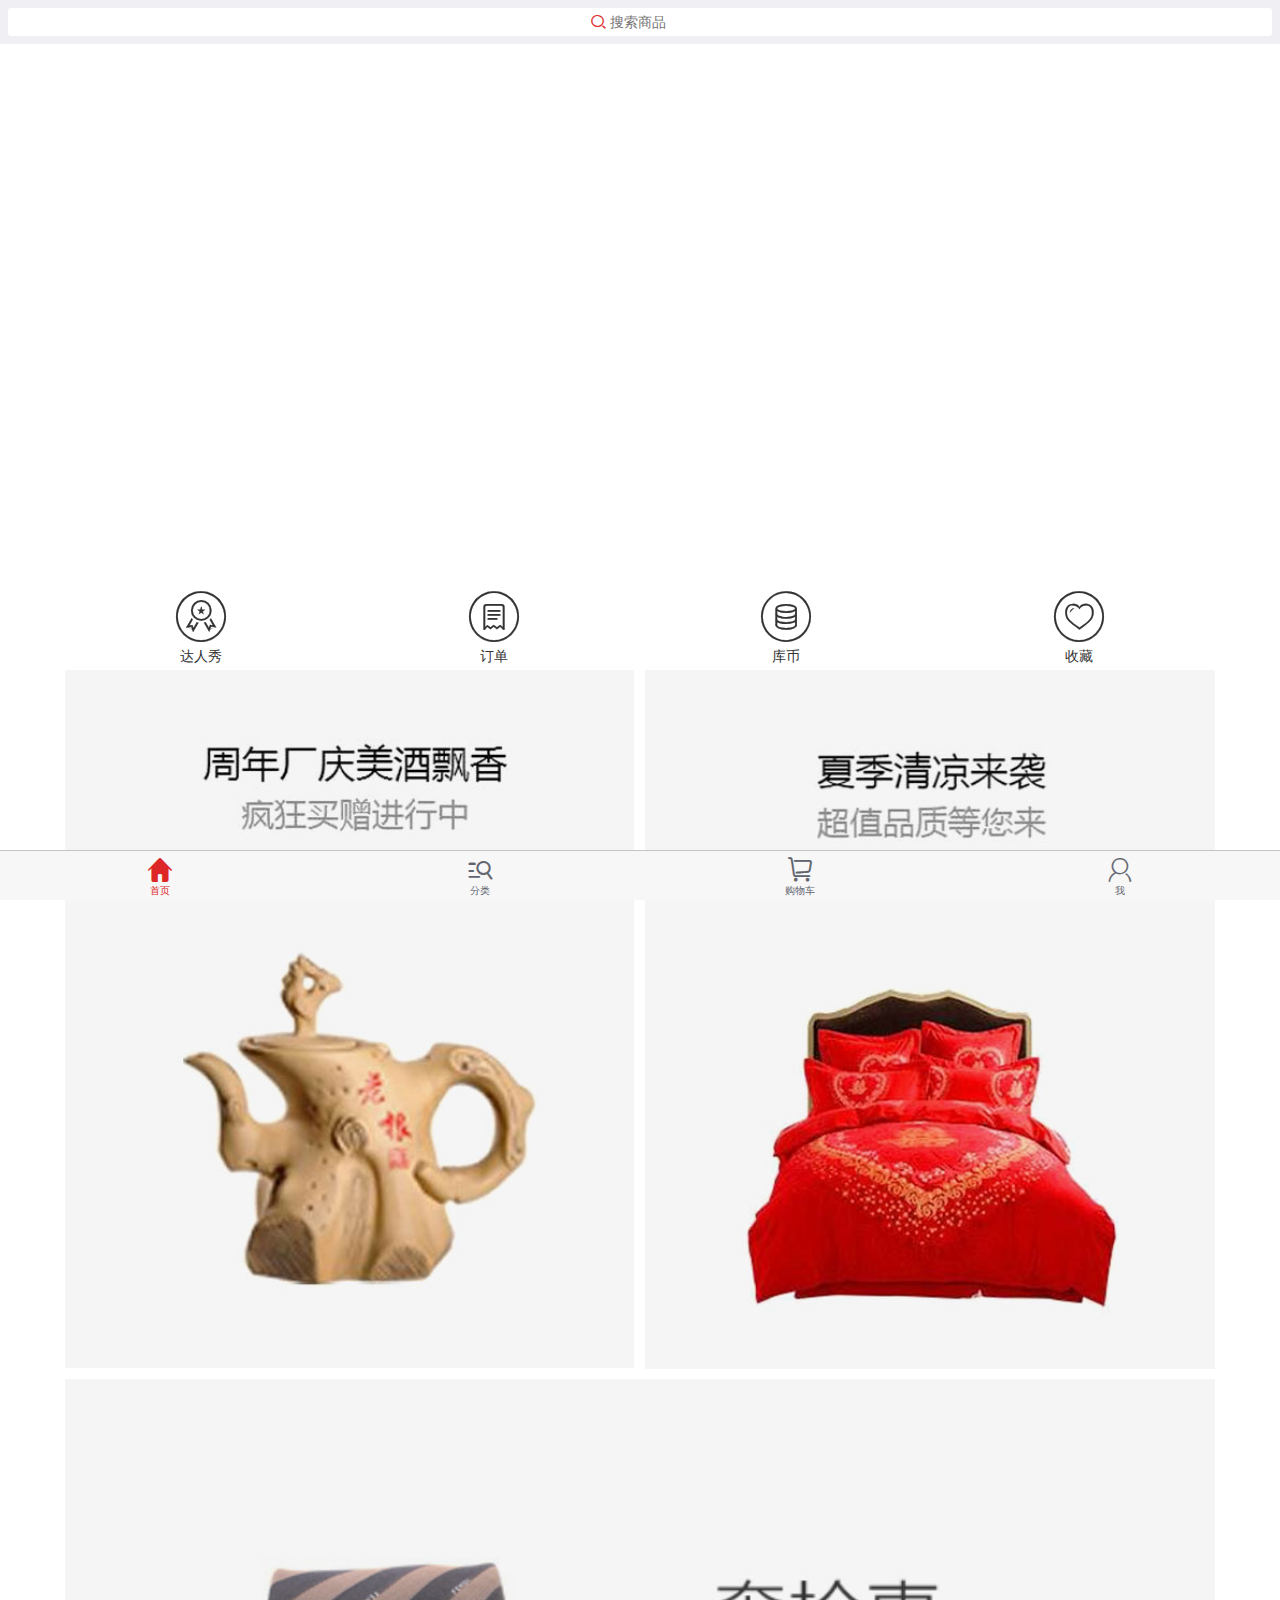
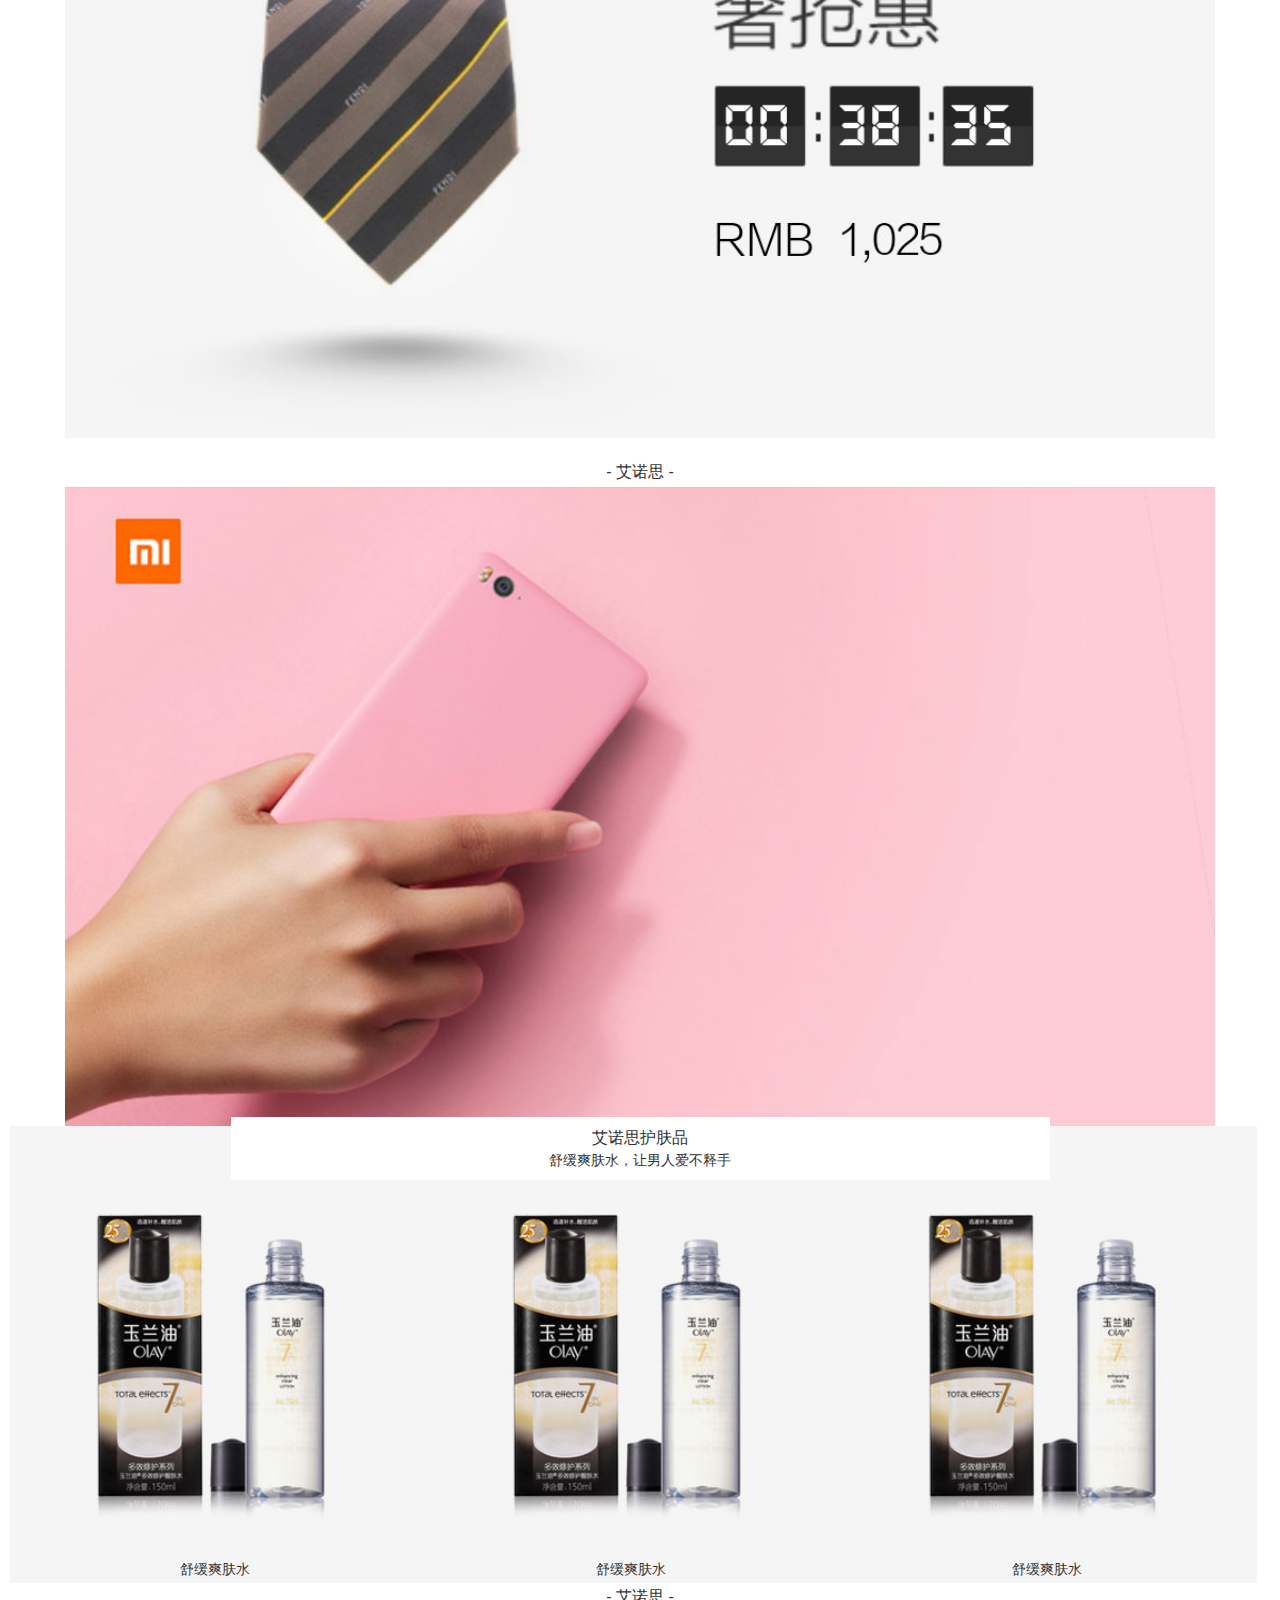
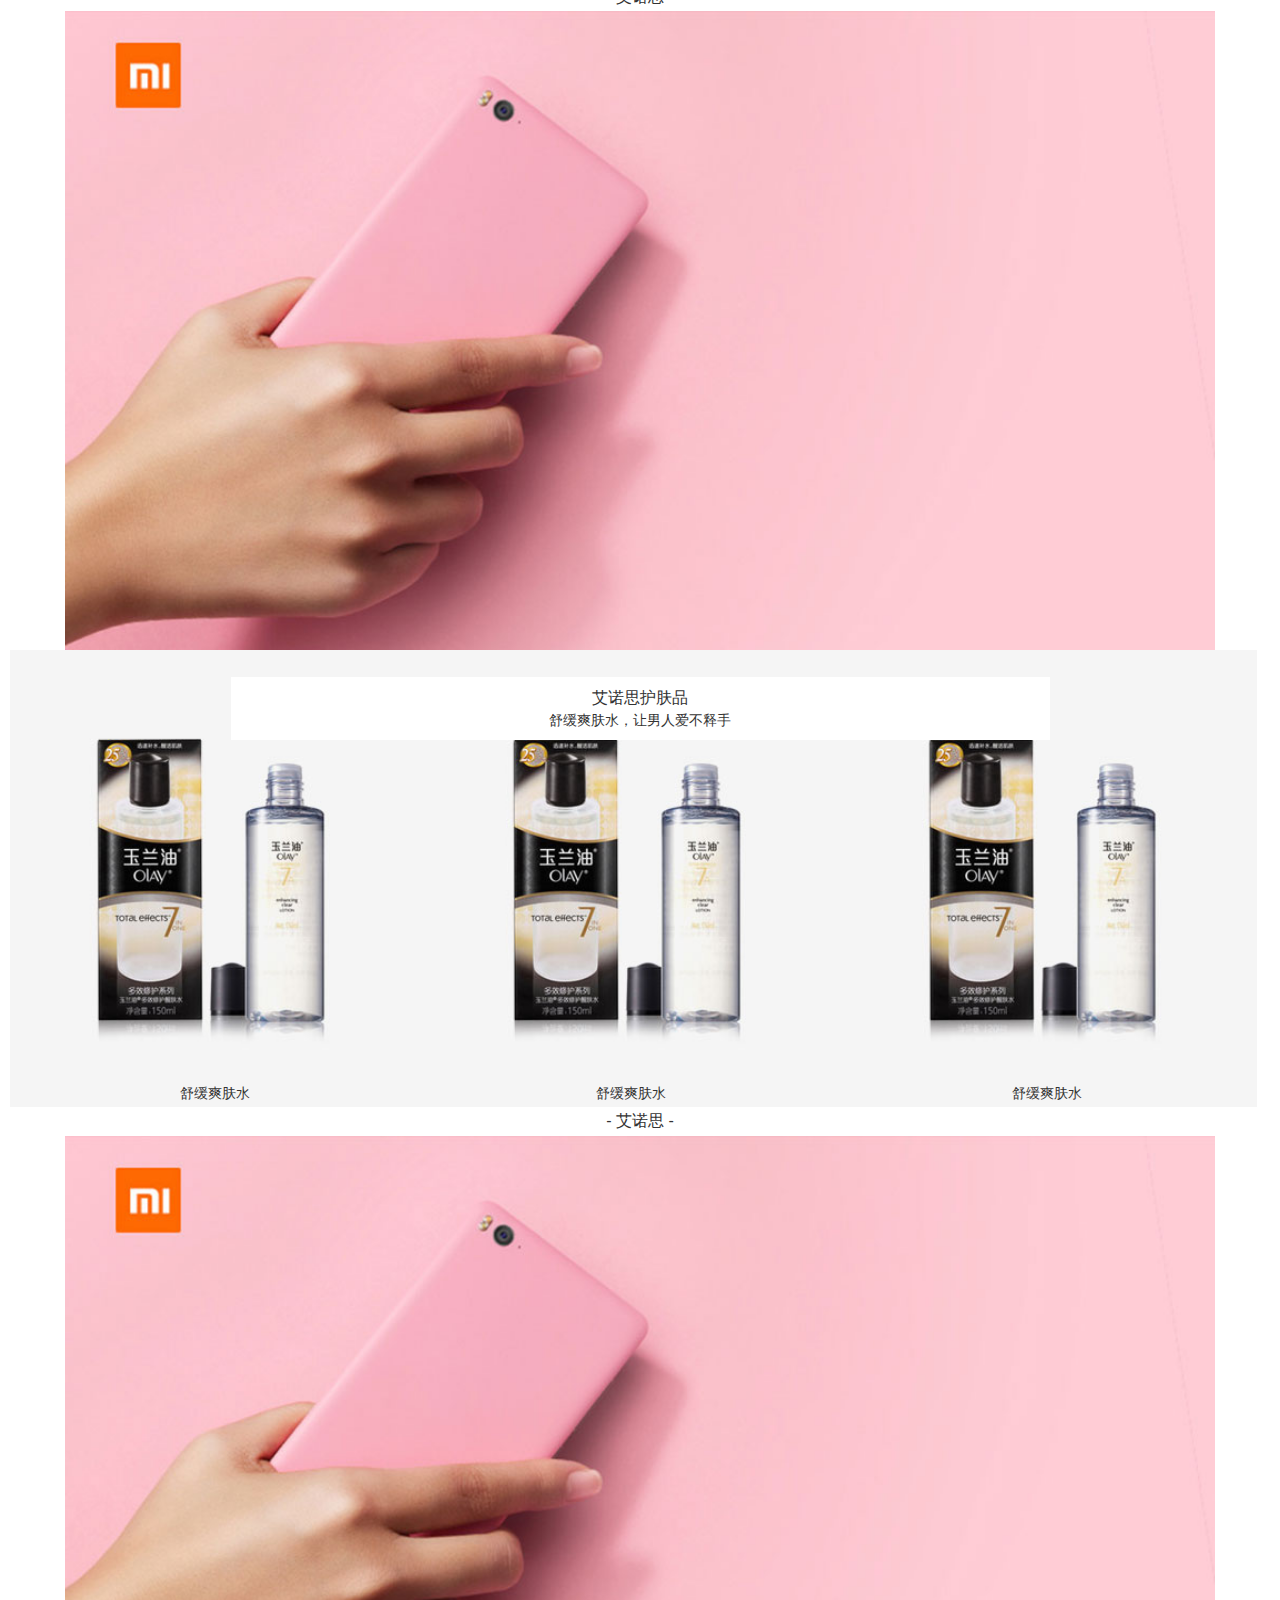
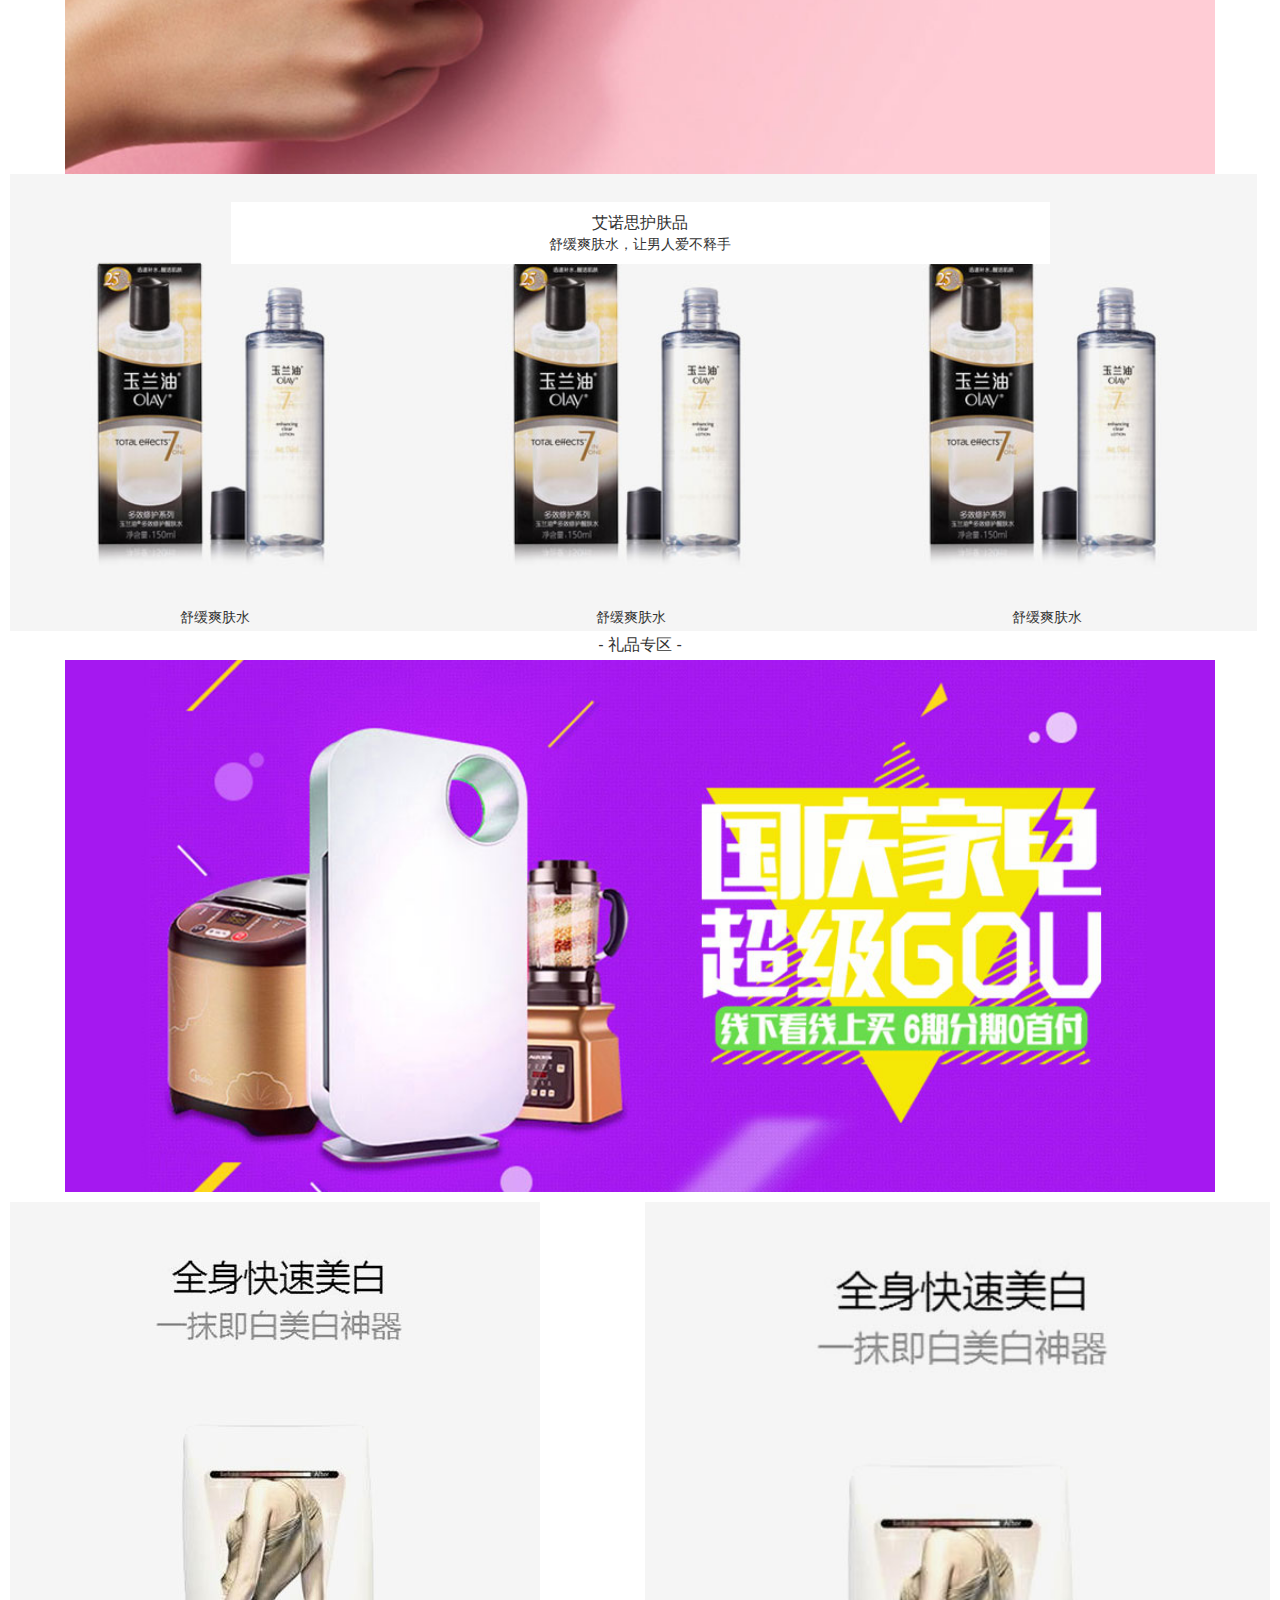
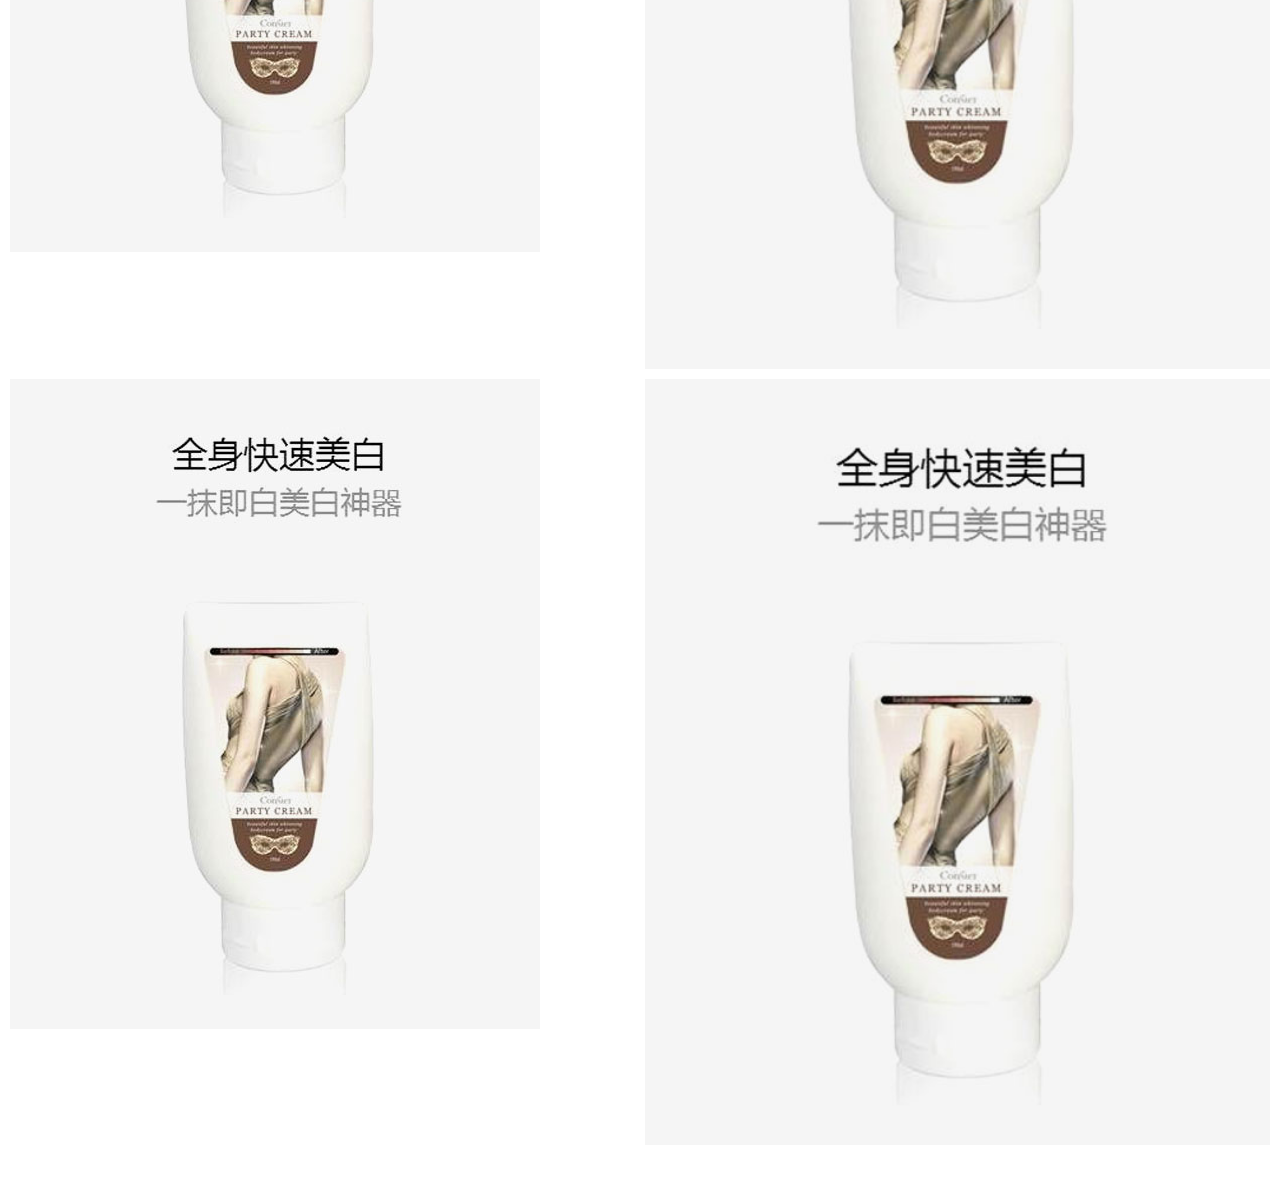
<file: index.html>
<!doctype html>
<html>
<head>
    <meta charset="utf-8">
    <meta http-equiv="X-UA-Compatible" content="IE=edge">
    <meta name="viewport" content="width=device-width, initial-scale=1, maximum-scale=1, user-scalable=no">
    <title>购物</title>
    <link rel="stylesheet" href="bootstrap/3.3.4/css/bootstrap.min.css">
    <link rel="stylesheet" href="font-awesome/4.3.0/css/font-awesome.min.css">
    <link rel="stylesheet" href="fonts/iconfont/iconfont.css">
    <link rel="stylesheet" href="animate.css/3.2.5/animate.min.css">
    <link rel="stylesheet" href="swiper/3.0.6/css/swiper.min.css">
    <link rel="stylesheet" href="css/style.css">
    <link rel="stylesheet" href="css/hkkj_wap.css">
</head>

<body>
<div class="views">
    <div class="view view-main">
        <div class="pages">
            <div data-page="index" class="page">
                <form class="searchbar">
                    <div class="searchbar-input">
                        <i class="searchbar-icon iconfont">&#xf016e;</i>
                        <input type="search" name="q" value="" placeholder="搜索商品" autocomplete="off">
                        <a href="javascript:;" class="searchbar-clear"></a>
                    </div>
                    <a href="javascript:;" class="searchbar-cancel">取消</a>
                </form>
                <div class="searchbar-overlay"></div>

                <div class="swiper-container">
                    <div class="swiper-wrapper">
                        <div class="swiper-slide">
                            <a href="javascript:;"><img src="images/tmp/banners/7.jpg" alt=""></a>
                        </div>
                        <div class="swiper-slide">
                            <a href="javascript:;"><img src="images/tmp/banners/8.jpg" alt=""></a>
                        </div>
                        <div class="swiper-slide">
                            <a href="javascript:;"><img src="images/tmp/banners/9.jpg" alt=""></a>
                        </div>
                    </div>
                    <div class="swiper-pagination swiper-pagination-white"></div>
                </div>
                <!-- /.swiper-container -->

                <!--
                <div class="list">
                	<div class="list_xm">
                    	<div class="list_xm_pic text-center"><img src="images/drx.png"></div>
                        <div class="list_xm_text text-center">达人秀</div>
                    </div>
                </div>
                -->
                <div style="padding: 10px 0 0 0;">
                    <div class="container">
                        <div class="row">
                            <div class="col-xs-3">
                                <div class="text-center line_height_10">
                                    <a href="javascript:void(0)">
                                        <span class="hkfont font_50">&#xe602;</span>
                                    </a>
                                </div>
                                <div class="text-center line_height_20">
                                    <a href="javascript:void(0)">
                                        达人秀
                                    </a>
                                </div>
                            </div>
                            <div class="col-xs-3">
                                <div class="text-center line_height_10">
                                    <a href="javascript:void(0)">
                                        <span class="hkfont font_50">&#xe61a;</span>
                                    </a>
                                </div>
                                <div class="text-center line_height_20">
                                    <a href="javascript:void(0)">
                                        订单
                                    </a>
                                </div>
                            </div>
                            <div class="col-xs-3">
                                <div class="text-center line_height_10">
                                    <a href="javascript:void(0)">
                                        <span class="hkfont font_50">&#xe607;</span>
                                    </a>
                                </div>
                                <div class="text-center line_height_20">
                                    <a href="javascript:void(0)">
                                        库币
                                    </a>
                                </div>
                            </div>
                            <div class="col-xs-3">
                                <div class="text-center line_height_10">
                                    <a href="javascript:void(0)">
                                        <span class="hkfont font_50">&#xe614;</span>
                                    </a>
                                </div>
                                <div class="text-center line_height_20">
                                    <a href="javascript:void(0)">
                                        收藏
                                    </a>
                                </div>
                            </div>
                        </div>
                    </div>
                </div>

                <div class="container">
                    <div class="row">
                        <div class="col-xs-6 padding_right_5"><a href="#"><img src="images/tmp/pic/1.jpg" width="100%"></a>
                        </div>
                        <div class="col-xs-6 padding_left_5"><a href="#"><img src="images/tmp/pic/2.jpg"
                                                                              width="100%"></a></div>
                    </div>
                </div>

                <div class="container">
                    <div style="padding:10px 0">
                        <div><a href="#"><img src="images/tmp/pic/3.jpg" width="100%"></a></div>
                    </div>
                </div>

                <!--- 艾诺思 品牌 --->
                <div>
                    <div class="container relative">
                        <div class="margin_top_10">
                            <div class="text-center font_16 line_height_18">- 艾诺思 -</div>
                            <div><a href="#"><img src="images/tmp/pic/4.jpg" width="100%"></a></div>
                        </div>
                        <div class="all_width absolute" style="bottom: -8%;left: 0">
                            <div class="width_70 margin_center text-center bg_ff padding_bottom_10 padding_top_10">
                                <div class="font_16">艾诺思护肤品</div>
                                <div>舒缓爽肤水，让男人爱不释手</div>
                            </div>
                        </div>
                    </div>

                    <div class="padding_left_10 padding_right_10">
                        <div class="width_33 float_left bg_f5f5f5">
                            <a href="#">
                                <div class="padding_right_5">
                                    <div><img src="images/tmp/pic/5.jpg" width="100%"></div>
                                    <div class="text-center line_height_20">舒缓爽肤水</div>
                                </div>
                            </a>
                        </div>

                        <div class="width_33 float_left bg_f5f5f5">
                            <a href="#">
                                <div class="padding_right_5">
                                    <div><img src="images/tmp/pic/5.jpg" width="100%"></div>
                                    <div class="text-center line_height_20">舒缓爽肤水</div>
                                </div>
                            </a>
                        </div>

                        <div class="width_33 float_left bg_f5f5f5">
                            <a href="#">
                                <div class="padding_right_5">
                                    <div><img src="images/tmp/pic/5.jpg" width="100%"></div>
                                    <div class="text-center line_height_20">舒缓爽肤水</div>
                                </div>
                            </a>
                        </div>
                    </div>

                </div>

                <!--- 艾诺思 品牌 --->
                <div>
                    <div class="container relative">
                        <div class="margin_top_10">
                            <div class="text-center font_16 line_height_18">- 艾诺思 -</div>
                            <div><a href="#"><img src="images/tmp/pic/4.jpg" width="100%"></a></div>
                        </div>
                        <div class="all_width absolute" style="bottom: -8%;left: 0">
                            <div class="width_70 margin_center text-center bg_ff padding_bottom_10 padding_top_10">
                                <div class="font_16">艾诺思护肤品</div>
                                <div>舒缓爽肤水，让男人爱不释手</div>
                            </div>
                        </div>
                    </div>

                    <div class="padding_left_10 padding_right_10">
                        <div class="width_33 float_left bg_f5f5f5">
                            <a href="#">
                                <div class="padding_right_5">
                                    <div><img src="images/tmp/pic/5.jpg" width="100%"></div>
                                    <div class="text-center line_height_20">舒缓爽肤水</div>
                                </div>
                            </a>
                        </div>

                        <div class="width_33 float_left bg_f5f5f5">
                            <a href="#">
                                <div class="padding_right_5">
                                    <div><img src="images/tmp/pic/5.jpg" width="100%"></div>
                                    <div class="text-center line_height_20">舒缓爽肤水</div>
                                </div>
                            </a>
                        </div>

                        <div class="width_33 float_left bg_f5f5f5">
                            <a href="#">
                                <div class="padding_right_5">
                                    <div><img src="images/tmp/pic/5.jpg" width="100%"></div>
                                    <div class="text-center line_height_20">舒缓爽肤水</div>
                                </div>
                            </a>
                        </div>
                    </div>

                </div>


                <!--- 艾诺思 品牌 --->
                <div>
                    <div class="container relative">
                        <div class="margin_top_10">
                            <div class="text-center font_16 line_height_18">- 艾诺思 -</div>
                            <div><a href="#"><img src="images/tmp/pic/4.jpg" width="100%"></a></div>
                        </div>
                        <div class="all_width absolute" style="bottom: -8%;left: 0">
                            <div class="width_70 margin_center text-center bg_ff padding_bottom_10 padding_top_10">
                                <div class="font_16">艾诺思护肤品</div>
                                <div>舒缓爽肤水，让男人爱不释手</div>
                            </div>
                        </div>
                    </div>

                    <div class="padding_left_10 padding_right_10">
                        <div class="width_33 float_left bg_f5f5f5">
                            <a href="#">
                                <div class="padding_right_5">
                                    <div><img src="images/tmp/pic/5.jpg" width="100%"></div>
                                    <div class="text-center line_height_20">舒缓爽肤水</div>
                                </div>
                            </a>
                        </div>

                        <div class="width_33 float_left bg_f5f5f5">
                            <a href="#">
                                <div class="padding_right_5">
                                    <div><img src="images/tmp/pic/5.jpg" width="100%"></div>
                                    <div class="text-center line_height_20">舒缓爽肤水</div>
                                </div>
                            </a>
                        </div>

                        <div class="width_33 float_left bg_f5f5f5">
                            <a href="#">
                                <div class="padding_right_5">
                                    <div><img src="images/tmp/pic/5.jpg" width="100%"></div>
                                    <div class="text-center line_height_20">舒缓爽肤水</div>
                                </div>
                            </a>
                        </div>
                    </div>

                </div>


                <div class="container">
                    <div class="margin_top_10">
                        <div class="text-center font_16 line_height_18">- 礼品专区 -</div>
                        <div><a href="#"><img src="images/tmp/pic/8.jpg" width="100%"></a></div>
                    </div>
                </div>

                <div class="container-fluid">
                    <div class="width_50 float_left padding_right_5 margin_top_10">
                        <a href="#">
                            <img src="images/tmp/pic/9.jpg" class="img-responsive">
                        </a>
                    </div>

                    <div class="width_50 float_left padding_left_5 margin_top_10">
                        <a href="#">
                            <img src="images/tmp/pic/9.jpg" width="100%">
                        </a>
                    </div>

                    <div class="width_50 float_left padding_right_5 margin_top_10">
                        <a href="#">
                            <img src="images/tmp/pic/9.jpg" class="img-responsive">
                        </a>
                    </div>

                    <div class="width_50 float_left padding_left_5 margin_top_10">
                        <a href="#">
                            <img src="images/tmp/pic/9.jpg" width="100%">
                        </a>
                    </div>

                </div>


                <!-- /.card -->

            </div>
            <!-- /.page -->
        </div>
        <!-- /.pages -->
        <div class="navbar navbar-inverse navbar-fixed-bottom navbar-toolbar">
            <div class="container-fluid">
                <div class="row">
                    <div class="col-xs-3">
                        <a href="index.html" class="active">
                            <!-- icon-shouyexuanzhong -->
                            <i class="iconfont">&#xf00f0;</i>
                            <span>首页</span>
                        </a>
                    </div>
                    <div class="col-xs-3">
                        <a href="categories.html">
                            <!-- icon-searchlist -->
                            <i class="iconfont">&#xe6fe;</i>
                            <span>分类</span>
                        </a>
                    </div>
                    <div class="col-xs-3">
                        <a href="carts.html">
                            <!-- icon-cart -->
                            <i class="iconfont">&#xf0171;</i>
                            <span>购物车</span>
                        </a>
                    </div>
                    <div class="col-xs-3">
                        <a href="me.html">
                            <!-- icon-wo -->
                            <i class="iconfont">&#xf00f3;</i>
                            <span>我</span>
                        </a>
                    </div>
                </div>
            </div>
        </div>
        <!-- /.navbar-fixed-bottom -->
    </div>
    <!-- /.view -->
    <div class="view view-loading">
        <div id="loading">
            <div class="l1"></div>
            <div class="l2"></div>
            <div class="l3"></div>
            <div class="l4"></div>
            <div class="l5"></div>
        </div>
    </div>
    <!-- /.view -->
</div>
<!-- /.views -->

<script src="jquery/1.11.3/jquery.min.js"></script>
<script src="bootstrap/3.3.4/js/bootstrap.min.js"></script>
<script src="imagesloaded/3.1.8/imagesloaded.pkgd.min.js"></script>

<script src="swiper/3.0.6/js/swiper.min.js"></script>

<script src="lazyload/1.9.3/jquery.lazyload.min.js"></script>
<script>
    $(function () {
        $('.lazy.fff-10x10').lazyload({
            placeholder: 'images/fff_10x10.png'
        });

        $('.lazy.eee-10x10').lazyload({
            placeholder: 'images/eee_10x10.png'
        });
        $('.lazy.eee-21x10').lazyload({
            placeholder: 'images/eee_21x10.png'
        });
        $('.lazy.eee-24x10').lazyload({
            placeholder: 'images/eee_24x10.png'
        });
    });
</script>

<script src="js/functions.js"></script>
</body>
</html>
</file>
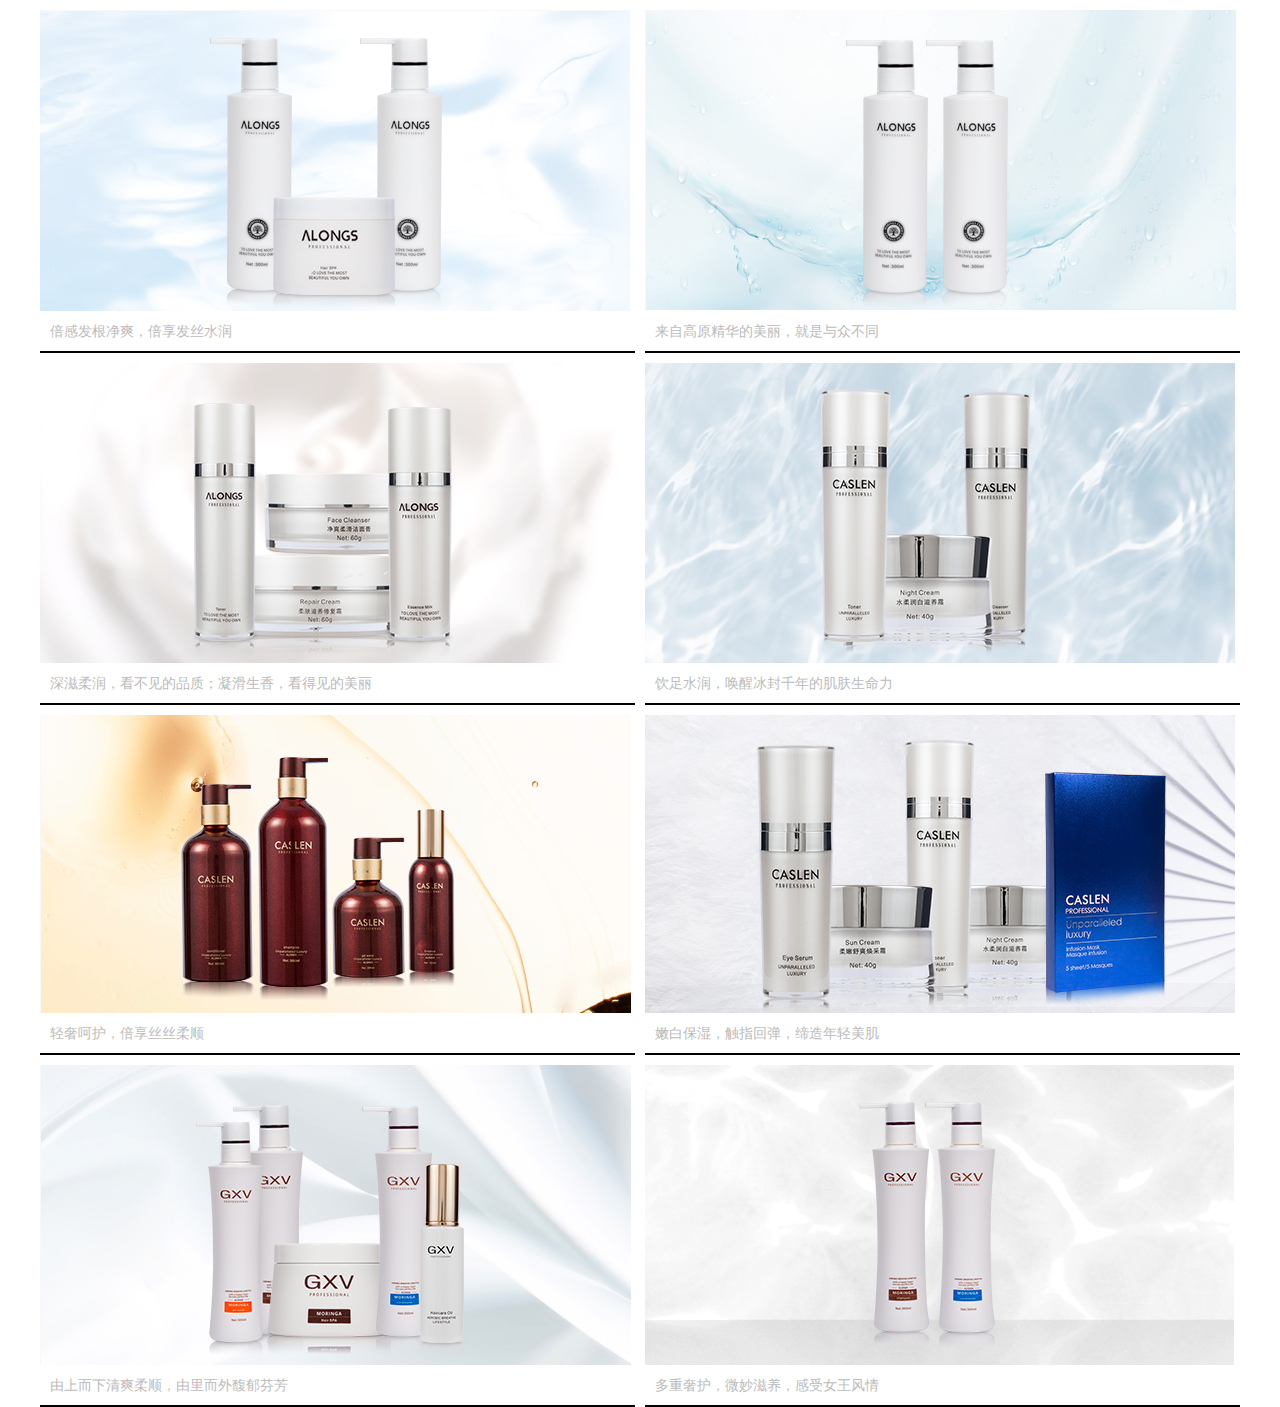
<file: PC/搭尚高手.html>
<!doctype html>
<html>
<head>
    <meta charset="utf-8">
    <meta http-equiv="X-UA-Compatible" content="IE=edge">
    <meta name="viewport" content="width=device-width, initial-scale=1, maximum-scale=1, user-scalable=no">
    <title>购物</title>
    <link rel="stylesheet" href="../bootstrap/3.3.4/css/bootstrap.min.css">
    <link rel="stylesheet" href="../font-awesome/4.3.0/css/font-awesome.min.css">
    <link rel="stylesheet" href="../fonts/iconfont/iconfont.css">
    <link rel="stylesheet" href="../animate.css/3.2.5/animate.min.css">
    <link rel="stylesheet" href="../swiper/3.0.6/css/swiper.min.css">
    <link rel="stylesheet" href="../css/style.css">
    <link rel="stylesheet" href="../css/hkkj.css">
</head>

<body>

<div class="margin_center width_1200px">
    <div class="margin_top_10">
        <div class="width_50 float_left padding_right_5">
            <div class="">
                <img src="../images/pc/match_master/match_master_1.png" class="img-responsive">
            </div>
            <div class="color_bbbbbb line_height_40px padding_left_10" style="border-bottom:2px solid #000000;">
                倍感发根净爽，倍享发丝水润
            </div>
        </div>
        <div class="width_50 float_left padding_left_5">
            <div class="">
                <img src="../images/pc/match_master/match_master_2.png" class="img-responsive">
            </div>
            <div class="color_bbbbbb line_height_40px padding_left_10" style="border-bottom:2px solid #000000;">
                来自高原精华的美丽，就是与众不同
            </div>
        </div>
        <div class="clearfix"></div>
    </div>

    <div class="margin_top_10">
        <div class="width_50 float_left padding_right_5">
            <div class="">
                <img src="../images/pc/match_master/match_master_3.png" class="img-responsive">
            </div>
            <div class="color_bbbbbb line_height_40px padding_left_10" style="border-bottom:2px solid #000000;">
                深滋柔润，看不见的品质；凝滑生香，看得见的美丽
            </div>
        </div>
        <div class="width_50 float_left padding_left_5">
            <div class="">
                <img src="../images/pc/match_master/match_master_4.png" class="img-responsive">
            </div>
            <div class="color_bbbbbb line_height_40px padding_left_10" style="border-bottom:2px solid #000000;">
                饮足水润，唤醒冰封千年的肌肤生命力
            </div>
        </div>
        <div class="clearfix"></div>
    </div>

    <div class="margin_top_10 overflow_hidden">
        <div class="width_50 float_left padding_right_5">
            <div class="">
                <img src="../images/pc/match_master/match_master_5.png" class="img-responsive">
            </div>
            <div class="color_bbbbbb line_height_40px padding_left_10" style="border-bottom:2px solid #000000;">
                轻奢呵护，倍享丝丝柔顺
            </div>
        </div>
        <div class="width_50 float_left padding_left_5">
            <div class="">
                <img src="../images/pc/match_master/match_master_6.png" class="img-responsive">
            </div>
            <div class="color_bbbbbb line_height_40px padding_left_10" style="border-bottom:2px solid #000000;">
                嫩白保湿，触指回弹，缔造年轻美肌
            </div>
        </div>
        <div class="clearfix"></div>
    </div>

    <div class="margin_top_10">
        <div class="width_50 float_left padding_right_5">
            <div class="">
                <img src="../images/pc/match_master/match_master_7.png" class="img-responsive">
            </div>
            <div class="color_bbbbbb line_height_40px padding_left_10" style="border-bottom:2px solid #000000;">
                由上而下清爽柔顺，由里而外馥郁芬芳
            </div>
        </div>
        <div class="width_50 float_left padding_left_5">
            <div class="">
                <img src="../images/pc/match_master/match_master_8.png" class="img-responsive">
            </div>
            <div class="color_bbbbbb line_height_40px padding_left_10" style="border-bottom:2px solid #000000;">
                多重奢护，微妙滋养，感受女王风情
            </div>
        </div>
        <div class="clearfix"></div>
    </div>

</div>



<script src="../jquery/1.11.3/jquery.min.js"></script>
<script src="../bootstrap/3.3.4/js/bootstrap.min.js"></script>
<script src="../imagesloaded/3.1.8/imagesloaded.pkgd.min.js"></script>

<script src="../swiper/3.0.6/js/swiper.min.js"></script>

<script src="../lazyload/1.9.3/jquery.lazyload.min.js"></script>
<script>
    $(function () {

    });
</script>

</body>
</html>
</file>
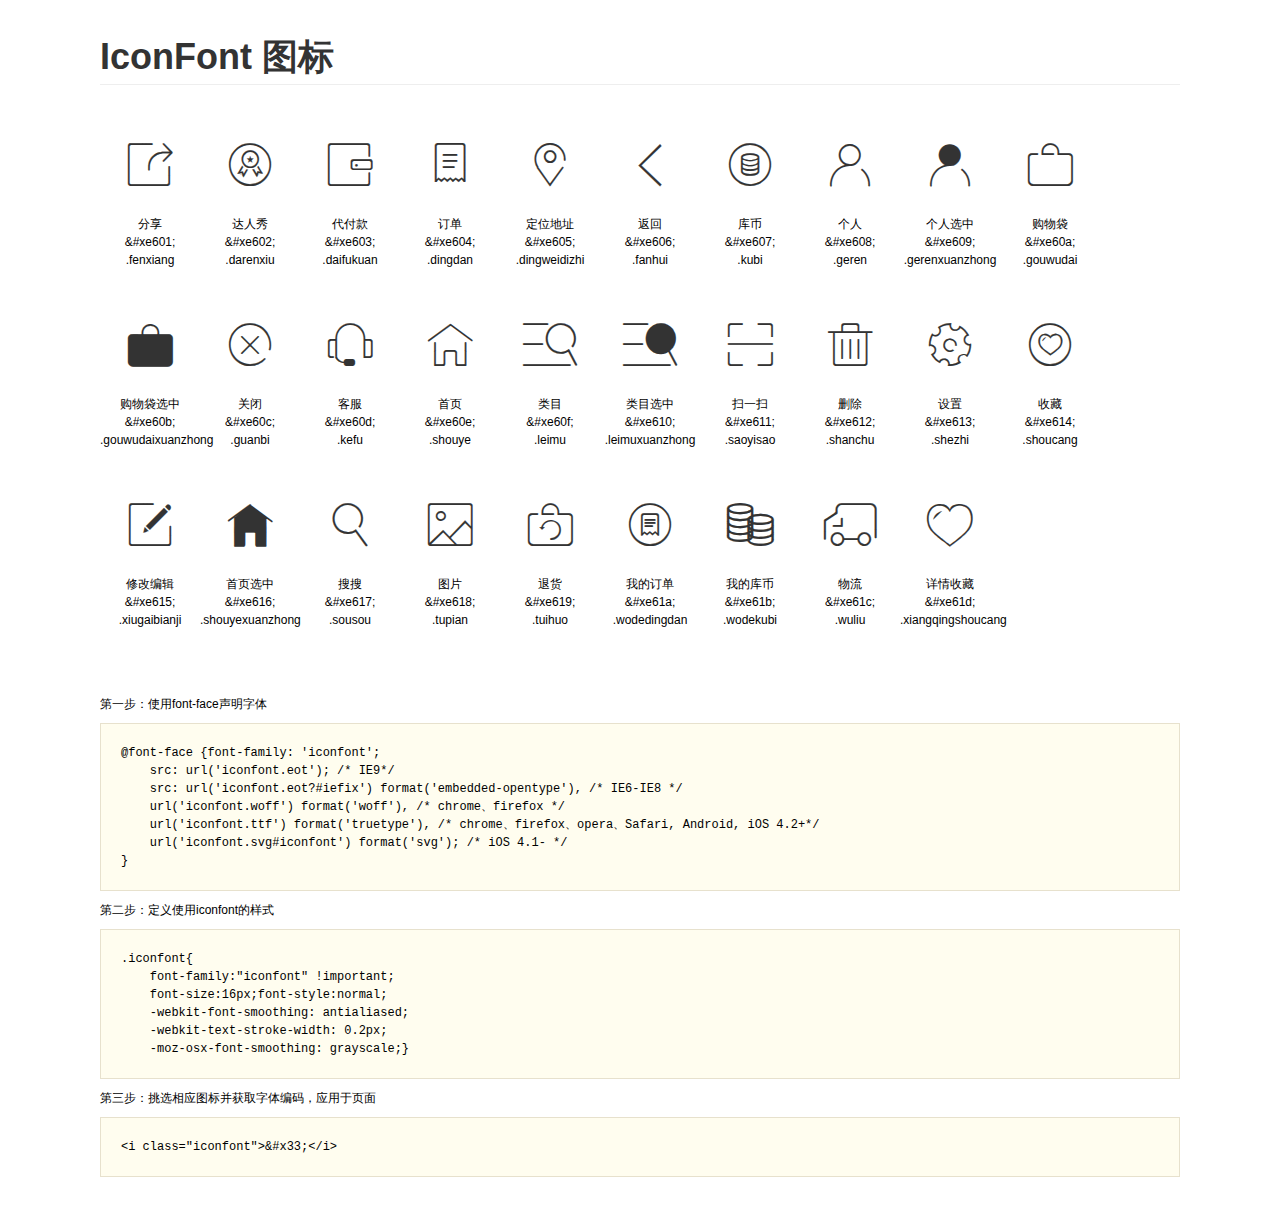
<file: fonts/hkkj_font/demo.html>
<!DOCTYPE html>
<html>
<head>
    <meta charset="utf-8"/>
    <title>IconFont</title>
    <link rel="stylesheet" href="demo.css">
    <link rel="stylesheet" href="iconfont.css">
</head>
<body>
    <div class="main">
        <h1>IconFont 图标</h1>
        <ul class="icon_lists clear">
            
                <li>
                <i class="icon iconfont">&#xe601;</i>
                    <div class="name">分享</div>
                    <div class="code">&amp;#xe601;</div>
                    <div class="fontclass">.fenxiang</div>
                </li>
            
                <li>
                <i class="icon iconfont">&#xe602;</i>
                    <div class="name">达人秀</div>
                    <div class="code">&amp;#xe602;</div>
                    <div class="fontclass">.darenxiu</div>
                </li>
            
                <li>
                <i class="icon iconfont">&#xe603;</i>
                    <div class="name">代付款</div>
                    <div class="code">&amp;#xe603;</div>
                    <div class="fontclass">.daifukuan</div>
                </li>
            
                <li>
                <i class="icon iconfont">&#xe604;</i>
                    <div class="name">订单</div>
                    <div class="code">&amp;#xe604;</div>
                    <div class="fontclass">.dingdan</div>
                </li>
            
                <li>
                <i class="icon iconfont">&#xe605;</i>
                    <div class="name">定位地址</div>
                    <div class="code">&amp;#xe605;</div>
                    <div class="fontclass">.dingweidizhi</div>
                </li>
            
                <li>
                <i class="icon iconfont">&#xe606;</i>
                    <div class="name">返回</div>
                    <div class="code">&amp;#xe606;</div>
                    <div class="fontclass">.fanhui</div>
                </li>
            
                <li>
                <i class="icon iconfont">&#xe607;</i>
                    <div class="name">库币</div>
                    <div class="code">&amp;#xe607;</div>
                    <div class="fontclass">.kubi</div>
                </li>
            
                <li>
                <i class="icon iconfont">&#xe608;</i>
                    <div class="name">个人</div>
                    <div class="code">&amp;#xe608;</div>
                    <div class="fontclass">.geren</div>
                </li>
            
                <li>
                <i class="icon iconfont">&#xe609;</i>
                    <div class="name">个人选中</div>
                    <div class="code">&amp;#xe609;</div>
                    <div class="fontclass">.gerenxuanzhong</div>
                </li>
            
                <li>
                <i class="icon iconfont">&#xe60a;</i>
                    <div class="name">购物袋</div>
                    <div class="code">&amp;#xe60a;</div>
                    <div class="fontclass">.gouwudai</div>
                </li>
            
                <li>
                <i class="icon iconfont">&#xe60b;</i>
                    <div class="name">购物袋选中</div>
                    <div class="code">&amp;#xe60b;</div>
                    <div class="fontclass">.gouwudaixuanzhong</div>
                </li>
            
                <li>
                <i class="icon iconfont">&#xe60c;</i>
                    <div class="name">关闭</div>
                    <div class="code">&amp;#xe60c;</div>
                    <div class="fontclass">.guanbi</div>
                </li>
            
                <li>
                <i class="icon iconfont">&#xe60d;</i>
                    <div class="name">客服</div>
                    <div class="code">&amp;#xe60d;</div>
                    <div class="fontclass">.kefu</div>
                </li>
            
                <li>
                <i class="icon iconfont">&#xe60e;</i>
                    <div class="name">首页</div>
                    <div class="code">&amp;#xe60e;</div>
                    <div class="fontclass">.shouye</div>
                </li>
            
                <li>
                <i class="icon iconfont">&#xe60f;</i>
                    <div class="name">类目</div>
                    <div class="code">&amp;#xe60f;</div>
                    <div class="fontclass">.leimu</div>
                </li>
            
                <li>
                <i class="icon iconfont">&#xe610;</i>
                    <div class="name">类目选中</div>
                    <div class="code">&amp;#xe610;</div>
                    <div class="fontclass">.leimuxuanzhong</div>
                </li>
            
                <li>
                <i class="icon iconfont">&#xe611;</i>
                    <div class="name">扫一扫</div>
                    <div class="code">&amp;#xe611;</div>
                    <div class="fontclass">.saoyisao</div>
                </li>
            
                <li>
                <i class="icon iconfont">&#xe612;</i>
                    <div class="name">删除</div>
                    <div class="code">&amp;#xe612;</div>
                    <div class="fontclass">.shanchu</div>
                </li>
            
                <li>
                <i class="icon iconfont">&#xe613;</i>
                    <div class="name">设置</div>
                    <div class="code">&amp;#xe613;</div>
                    <div class="fontclass">.shezhi</div>
                </li>
            
                <li>
                <i class="icon iconfont">&#xe614;</i>
                    <div class="name">收藏</div>
                    <div class="code">&amp;#xe614;</div>
                    <div class="fontclass">.shoucang</div>
                </li>
            
                <li>
                <i class="icon iconfont">&#xe615;</i>
                    <div class="name">修改编辑</div>
                    <div class="code">&amp;#xe615;</div>
                    <div class="fontclass">.xiugaibianji</div>
                </li>
            
                <li>
                <i class="icon iconfont">&#xe616;</i>
                    <div class="name">首页选中</div>
                    <div class="code">&amp;#xe616;</div>
                    <div class="fontclass">.shouyexuanzhong</div>
                </li>
            
                <li>
                <i class="icon iconfont">&#xe617;</i>
                    <div class="name">搜搜</div>
                    <div class="code">&amp;#xe617;</div>
                    <div class="fontclass">.sousou</div>
                </li>
            
                <li>
                <i class="icon iconfont">&#xe618;</i>
                    <div class="name">图片</div>
                    <div class="code">&amp;#xe618;</div>
                    <div class="fontclass">.tupian</div>
                </li>
            
                <li>
                <i class="icon iconfont">&#xe619;</i>
                    <div class="name">退货</div>
                    <div class="code">&amp;#xe619;</div>
                    <div class="fontclass">.tuihuo</div>
                </li>
            
                <li>
                <i class="icon iconfont">&#xe61a;</i>
                    <div class="name">我的订单</div>
                    <div class="code">&amp;#xe61a;</div>
                    <div class="fontclass">.wodedingdan</div>
                </li>
            
                <li>
                <i class="icon iconfont">&#xe61b;</i>
                    <div class="name">我的库币</div>
                    <div class="code">&amp;#xe61b;</div>
                    <div class="fontclass">.wodekubi</div>
                </li>
            
                <li>
                <i class="icon iconfont">&#xe61c;</i>
                    <div class="name">物流</div>
                    <div class="code">&amp;#xe61c;</div>
                    <div class="fontclass">.wuliu</div>
                </li>
            
                <li>
                <i class="icon iconfont">&#xe61d;</i>
                    <div class="name">详情收藏</div>
                    <div class="code">&amp;#xe61d;</div>
                    <div class="fontclass">.xiangqingshoucang</div>
                </li>
            
        </ul>


        <div class="helps">
            第一步：使用font-face声明字体
            <pre>
@font-face {font-family: 'iconfont';
    src: url('iconfont.eot'); /* IE9*/
    src: url('iconfont.eot?#iefix') format('embedded-opentype'), /* IE6-IE8 */
    url('iconfont.woff') format('woff'), /* chrome、firefox */
    url('iconfont.ttf') format('truetype'), /* chrome、firefox、opera、Safari, Android, iOS 4.2+*/
    url('iconfont.svg#iconfont') format('svg'); /* iOS 4.1- */
}
</pre>
第二步：定义使用iconfont的样式
            <pre>
.iconfont{
    font-family:"iconfont" !important;
    font-size:16px;font-style:normal;
    -webkit-font-smoothing: antialiased;
    -webkit-text-stroke-width: 0.2px;
    -moz-osx-font-smoothing: grayscale;}
</pre>
第三步：挑选相应图标并获取字体编码，应用于页面
<pre>
&lt;i class="iconfont"&gt;&amp;#x33;&lt;/i&gt;
</pre>
        </div>

    </div>
</body>
</html>
</file>
<file: fonts/iconfont/iconfont.css>
@font-face {font-family: "iconfont";
  src: url('iconfont.eot'); /* IE9*/
  src: url('iconfont.eot?#iefix') format('embedded-opentype'), /* IE6-IE8 */
  url('iconfont.woff') format('woff'), /* chrome、firefox */
  url('iconfont.ttf') format('truetype'), /* chrome、firefox、opera、Safari, Android, iOS 4.2+*/
  url('iconfont.svg#iconfont') format('svg'); /* iOS 4.1- */
}

.iconfont {
  font-family:"iconfont" !important;
  font-size:16px;
  font-style:normal;
  -webkit-font-smoothing: antialiased;
  -webkit-text-stroke-width: 0.2px;
  -moz-osx-font-smoothing: grayscale;
}
.icon-shoucang:before { content: "\f0114"; }
.icon-shoucangxuanzhong:before { content: "\f0113"; }
.icon-shoucangshangpin:before { content: "\f00b9"; }
.icon-shezhi:before { content: "\f018f"; }
.icon-zuji:before { content: "\f015c"; }
.icon-fenxiang:before { content: "\f016e"; }
.icon-shanchu:before { content: "\f014a"; }
.icon-jifen:before { content: "\f0159"; }
.icon-daishouhuo:before { content: "\f0135"; }
.icon-daifahuo:before { content: "\f0138"; }
.icon-daipingjia:before { content: "\f013a"; }
.icon-daifukuan:before { content: "\f013c"; }
.icon-quanbudingdan:before { content: "\f0133"; }
.icon-shouye:before { content: "\f00f1"; }
.icon-shouyexuanzhong:before { content: "\f00f0"; }
.icon-wodexuanzhong:before { content: "\f0132"; }
.icon-wo:before { content: "\f00f3"; }
.icon-cart:before { content: "\f0171"; }
.icon-cartfill:before { content: "\e6b9"; }
.icon-cart1:before { content: "\e6af"; }
.icon-top:before { content: "\e69e"; }
.icon-footprint:before { content: "\e69d"; }
.icon-question:before { content: "\e691"; }
.icon-questionfill:before { content: "\e690"; }
.icon-pullup:before { content: "\e6a0"; }
.icon-delete:before { content: "\e6b4"; }
.icon-deletefill:before { content: "\e6a6"; }
.icon-refresh:before { content: "\e6a4"; }
.icon-lock:before { content: "\e6c0"; }
.icon-unlock:before { content: "\e6c2"; }
.icon-vip:before { content: "\e6c3"; }
.icon-similar:before { content: "\e6e2"; }
.icon-info:before { content: "\e6e5"; }
.icon-infofill:before { content: "\e6e4"; }
.icon-vipcard:before { content: "\e6ee"; }
.icon-recharge:before { content: "\e6ed"; }
.icon-rechargefill:before { content: "\e6ec"; }
.icon-searchlist:before { content: "\e6fe"; }
.icon-female:before { content: "\e71a"; }
.icon-male:before { content: "\e71c"; }
.icon-forwardfill:before { content: "\e6ea"; }
.icon-forward:before { content: "\e6eb"; }
.icon-voice:before { content: "\e6ef"; }
.icon-voicefill:before { content: "\e6f0"; }
.icon-roundaddfill:before { content: "\e6d8"; }
.icon-roundadd:before { content: "\e6d9"; }
.icon-squarecheck:before { content: "\e6d6"; }
.icon-square:before { content: "\e6d5"; }
.icon-squarecheckfill:before { content: "\e6d4"; }
.icon-round:before { content: "\e6d7"; }
.icon-check:before { content: "\e645"; }
.icon-close:before { content: "\e646"; }
.icon-appreciate:before { content: "\e644"; }
.icon-favorfill:before { content: "\e64b"; }
.icon-search:before { content: "\e65c"; }
.icon-timefill:before { content: "\e65e"; }
.icon-time:before { content: "\e65f"; }
.icon-comment:before { content: "\e667"; }
.icon-commentfill:before { content: "\e666"; }
.icon-locationfill:before { content: "\e650"; }
.icon-location:before { content: "\e651"; }
.icon-favor:before { content: "\e64c"; }
.icon-emoji:before { content: "\e64a"; }
.icon-edit:before { content: "\e649"; }
.icon-phone:before { content: "\e652"; }
.icon-roundclose:before { content: "\e659"; }
.icon-roundclosefill:before { content: "\e658"; }
.icon-roundcheck:before { content: "\e657"; }
.icon-roundcheckfill:before { content: "\e656"; }
.icon-like:before { content: "\e669"; }
.icon-likefill:before { content: "\e668"; }
.icon-deliver:before { content: "\e671"; }
.icon-tag:before { content: "\e670"; }
.icon-tagfill:before { content: "\e66f"; }
.icon-back:before { content: "\e679"; }
.icon-unfold:before { content: "\e661"; }
.icon-more:before { content: "\e684"; }
.icon-settings:before { content: "\e68a"; }
.icon-form:before { content: "\e699"; }
.icon-wangfill:before { content: "\e69a"; }
.icon-discover:before { content: "\e67e"; }
.icon-list:before { content: "\e682"; }
.icon-wang:before { content: "\e678"; }
.icon-profile:before { content: "\e6b7"; }
.icon-right:before { content: "\e6a3"; }
.icon-moreandroid:before { content: "\e6a5"; }
.icon-fold:before { content: "\e6de"; }
.icon-share:before { content: "\e6f3"; }
.icon-sort:before { content: "\e700"; }
.icon-refresharrow:before { content: "\e72d"; }
.icon-calendar:before { content: "\e74a"; }
.icon-pullright:before { content: "\e720"; }
.icon-pullleft:before { content: "\e71f"; }
.icon-add:before { content: "\e6da"; }
.icon-appreciatefill:before { content: "\e6e3"; }
.icon-roundrightfill:before { content: "\e65a"; }
.icon-roundright:before { content: "\e65b"; }
.icon-qrcode:before { content: "\e6b0"; }
</file>
<file: css/style.css>
html,body {
	width: 100%;
	height: 100%;
}
body {
	background-color: #fff;
}


.pages {}
.page {}
.view {}
.view-main {
	/*
	display: none;
	*/
}
.view-loading {
	width: 100%;
	height: 100%;
	overflow: hidden;
	background-color: #2d3132;
	position: absolute;
	top: 0;
	left: 0;
	z-index: 9000;
	
	display: none;
}

/* ===== loading ===== */
#loading { 
	width: 60px;
	height: 60px;
	text-align: center;
	font-size: 10px;
	position: absolute;
	left: 50%;
	margin-left: -25px;
	top: 50%;
	margin-top: -30px; 
	z-index: 100;
}
#loading > div {
	background-color: #ad77ba;
	background-color: #ccc;
	height: 100%;
	width: 6px;
	display: inline-block;
	-webkit-animation: stretchdelay 1.2s infinite ease-in-out;
	animation: stretchdelay 1.2s infinite ease-in-out;
}
#loading .l2 {
	-webkit-animation-delay: -1.1s;
	animation-delay: -1.1s;
}
#loading .l3 {
	-webkit-animation-delay: -1.0s;
	animation-delay:-1.0s;
}
#loading .l4 { 
	-webkit-animation-delay: -0.9s;
	animation-delay: -0.9s;
}
#loading .l5 { 
	-webkit-animation-delay: -0.8s;
	animation-delay: -0.8s;
}
@-webkit-keyframes stretchdelay {
	0%, 40%, 100% {
		-webkit-transform: scaleY(0.4);
	}
	20% {
		-webkit-transform: scaleY(1.0);
	}
}
@keyframes stretchdelay {
	0%, 40%, 100%{
		transform: scaleY(0.4);
		-webkit-transform: scaleY(0.4);
	}
	20% { 
		transform: scaleY(1.0);
		-webkit-transform: scaleY(1.0);
	}
}





/* ===== list ===== */
.content-block {
  	margin: 15px 0;
  	padding: 0 15px;
  	color: #6d6d72;
}
.content-block-inner {
  	background: #fff;
  	padding: 10px 15px;
  	width: 100%;
  	position: relative;
  	color: #000;
}
.content-block-inner:before {
  content: '';
  position: absolute;
  left: 0;
  top: 0;
  bottom: auto;
  right: auto;
  height: 1px;
  width: 100%;
  background-color: #c8c7cc;
  display: block;
  z-index: 15;
  -webkit-transform-origin: 50% 0%;
  transform-origin: 50% 0%;
}
.content-block-inner:after {
  content: '';
  position: absolute;
  left: 0;
  bottom: 0;
  right: auto;
  top: auto;
  height: 1px;
  width: 100%;
  background-color: #c8c7cc;
  display: block;
  z-index: 15;
  -webkit-transform-origin: 50% 100%;
  transform-origin: 50% 100%;
}

.content-block-title {
  	position: relative;
  	overflow: hidden;
  	margin: 0;
  	white-space: nowrap;
  	text-overflow: ellipsis;
  	font-size: 14px;
	/*
  	text-transform: uppercase;
  	*/
	line-height: 1;
  	color: #6d6d72;
  	margin: 25px 15px 10px;
}
.list-block {
	font-size: 17px;
	margin: 25px 0;
}
.content-block-title+.list-block {
  margin-top: 10px;
}
.list-block ul {
	list-style: none;
	margin: 0;
	padding: 0;
	
	border-top: 1px solid #d9d9d9;
	border-bottom: 1px solid #d9d9d9;
	background-color: #fff;
}
.list-block ul li:before, .list-block ul li:after {
	display: table;
  	content: " ";
}
.list-block ul li {
	min-height: 44px;
}
.list-block ul li:after {
	clear: both;
}
.list-block .item-content {
	position: relative;
	margin-left: 15px;
}
.list-block .item-inner {
	padding-top: 10px;
  	padding-bottom: 9px;
	
	min-height: 44px;
	
	border-bottom: 1px solid #d9d9d9;
}
.list-block li:last-child .item-inner {
	border-bottom: none;
}
.list-block .item-title-row {
	position: relative;
}
.list-block .item-title {
	max-height: 42px;
	overflow: hidden;	
	margin-right: 100px;
	
	
  	overflow: hidden;
  	text-overflow: ellipsis;
  	-webkit-line-clamp: 1;
  	-webkit-box-orient: vertical;
  	display: -webkit-box;

  	text-overflow: ellipsis;
  	-webkit-line-clamp: 2;
  	-webkit-box-orient: vertical;
  	display: -webkit-box;
}
.list-block .item-subtitle {
  	font-size: 15px;
  	position: relative;
  	overflow: hidden;
  	white-space: nowrap;
  	max-width: 100%;
  	text-overflow: ellipsis;
}
.list-block .item-after {
	position: absolute;
	right: 0;
	top: 0;
	min-width: 100px;
	text-align: right;
	color: #8e8e93;
	
	padding-right: 15px;
}
.list-block .item-after i.fa {
  color: #c7c7c7;
  font-size: 22px;
}
.list-block .item-after .glyphicon {
	padding-top: 5px;
}
.list-block .item-text {
  	font-size: 15px;
  	color: #8e8e93;
  	line-height: 21px;
  	position: relative;
  	overflow: hidden;
  	height: 42px;
  	text-overflow: ellipsis;
  	-webkit-line-clamp: 2;
  	-webkit-box-orient: vertical;
  	display: -webkit-box;
  	padding: 3px 15px 0 0;
}
.list-block .item-actions, .list-block .item-status {
	position: absolute;
	top: 6px;
	right: 15px;
}



.list-block.media-list .item-content {
	position: relative;
	margin-left: 15px;
}
.list-block.media-list .item-media {
	padding-top: 7px;
  	padding-bottom: 8px;
  	/*
	padding-top: 10px;
  	padding-bottom: 9px;
  	*/
	position: absolute;
	left: 0;
	top: 0;
	
}
.list-block.media-list .item-media i {
	font-size: 26px;
}
.list-block.media-list .item-media i.iconfont {
  	display: inline-block;
  	vertical-align: middle;
  	font-style: normal;
  	position: relative;

	line-height: 1.15;
}
.list-block.media-list .item-media input[type=checkbox] {
	margin-right: 8px;
}
.list-block.media-list .item-inner {
	padding-top: 10px;
  	padding-bottom: 9px;
	
	margin-left: 110px;
	margin-left: 125px;
	margin-left: 40px;
	
	min-height: 44px;
	
	border-bottom: 1px solid #d9d9d9;
}
.list-block.media-list li:last-child .item-inner {
	border-bottom: none;
}
.list-block.media-list .item-title-row {
	position: relative;
}
.list-block.media-list .item-title {
	
	max-height: 44px;
	overflow: hidden;	
	margin-right: 100px;
	
	
  	overflow: hidden;
  	text-overflow: ellipsis;
  	-webkit-line-clamp: 1;
  	-webkit-box-orient: vertical;
  	display: -webkit-box;

  	text-overflow: ellipsis;
  	-webkit-line-clamp: 2;
  	-webkit-box-orient: vertical;
  	display: -webkit-box;
}
.list-block.media-list .item-after {
	position: absolute;
	right: 0;
	top: 0;
	min-width: 100px;
	text-align: right;
	color: #8e8e93;
	
	padding-right: 15px;
}
.list-block.media-list .item-after i.fa {
	color: #c7c7c7;
	font-size: 22px;
}
.list-block.media-list .item-text {
	padding-top: 6px;
	line-height: 1.2;
	color: #8e8e93;
	font-size: 13px;
}

.list-block.media-list-large .item-inner {
	margin-left: 90px !important;
	min-height: 99px;
}
.list-block.media-list-large .item-media {
	padding-top: 10px;
  	padding-bottom: 9px;
}
.list-block.media-list-medium .item-inner {
	margin-left: 60px;
	min-height: 62px;
}
.list-block.media-list-avatar .item-inner {
	margin-left: 76px;
	min-height: 84px;
}
.list-block.media-list-avatar .item-media {
	padding-top: 10px;
  	padding-bottom: 9px;
}
.list-block.media-list-avatar .item-inner {
  	padding-top: 20px;
  	padding-bottom: 19px;
	position: relative;
}
.list-block.media-list-avatar .item-inner .item-after {
	top: 13px;
}
.list-block.media-list-with-input .item-inner {
	margin-left: 115px !important;
}


.list-block .item-link {
	-webkit-transition-duration: 300ms;
	transition-duration: 300ms;
  	display: block;
  	color: inherit;
	text-decoration: none;
}





.form-list .item-label {
	float: left;
	margin-right: 0
}
.form-list .item-input {
	float: left;
}
.list-block .item-label {
  	vertical-align: top;
}
.list-block .item-title.item-label {
  	width: 35%;
  	-webkit-flex-shrink: 0;
  	-ms-flex: 0 0 auto;
  	flex-shrink: 0;
}
.list-block .item-input {
  	width: 65%;
  	margin-top: -8px;
  	margin-bottom: -7px;
  	-webkit-box-flex: 1;
  	-ms-flex: 1;
  	-webkit-flex-shrink: 1;
  	-ms-flex: 0 1 auto;
  	flex-shrink: 1;
}
.list-block input[type=time], .list-block input[type=number], .list-block input[type=search], .list-block input[type=text], .list-block input[type=password], .list-block input[type=email], .list-block input[type=tel], .list-block input[type=url], .list-block input[type=date], .list-block input[type=datetime-local], .list-block select, .list-block textarea {
  	-webkit-appearance: none;
  	-moz-appearance: none;
  	-ms-appearance: none;
  	appearance: none;
  	-webkit-box-sizing: border-box;
  	-moz-box-sizing: border-box;
  	box-sizing: border-box;
  	border: none;
  	background: 0 0;
  	border-radius: 0;
  	-webkit-box-shadow: none;
  	box-shadow: none;
  	display: block;
  	padding: 0 0 0 5px;
  	margin: 0;
  	width: 100%;
  	height: 43px;
  	color: #000;
  	font-size: 17px;
  	font-family: inherit;
}
.list-block input[type=time]:focus, .list-block input[type=number]:focus, .list-block input[type=search]:focus, .list-block input[type=text]:focus, .list-block input[type=password]:focus, .list-block input[type=email]:focus, .list-block input[type=tel]:focus, .list-block input[type=url]:focus, .list-block input[type=date]:focus, .list-block input[type=datetime-local]:focus, .list-block select:focus, .list-block textarea:focus {
	border: none;
	-webkit-box-shadow: none;
  	box-shadow: none;
}
.list-block select {
  	-webkit-appearance: none;
  	-moz-appearance: none;
  	-ms-appearance: none;
  	appearance: none;
}
.list-block input[type=date], .list-block input[type=datetime-local] {
  	line-height: 44px;
}












/* ===== card ===== */
.card {
	background: #fff;
  	box-shadow: 0 1px 2px rgba(0,0,0,.3);
  	position: relative;
  	font-size: 14px;
	margin: 10px;
	border-radius: 2px;
}
.card-header {
	min-height: 44px;
  	position: relative;
  	padding: 10px 15px;
	border-bottom: 1px solid #e1e1e1;
}
.card-header img {
	border-radius: 2px 2px 0 0;
	width: 100%;
}
.card-content {
  	position: relative;
}
.card-content-inner {
  	position: relative;
	padding: 15px;
}
.card-content-inner p {
	margin: 0;
	padding: 0;
}
.card-footer {
	font-size: 14px;
	border-radius: 0 0 2px 2px;
  	color: #6d6d72;
  	min-height: 44px;
  	position: relative;
  	padding: 10px 15px;
  	border-top: 1px solid #e1e1e1;
}
.card-footer label {
	font-size: 14px;
	font-weight: normal;
	vertical-align: middle
}
.card .infos {
	border-top: 1px solid #e1e1e1;
	padding: 10px 15px;
}
.card-footer .buttons {
}


.card .list-block {
	margin: 0;
	font-size: 14px;
}
.card .list-block ul {
	border: 0;
}
.card .list-block.media-list {
	min-height: 100px;
}
.card .list-block.media-list .item-media {
	
}
.card .list-block.media-list .item-inner {
	margin-left: 115px;
}

.card a.item-link {
	display: block;
}
.card a:link,
.card a:visited {
	color: #333;
	text-decoration: none;
}
.card a:hover,
.card a:focus {
	color: #333;
	text-decoration: none;
}






.card .card-header .avatar {
	float: left;
}
.card .card-header .avatar img {
	width: 48px;
	height: 48px;
	border-radius: 0;
}
.card .card-header .name {
	margin-left: 58px;
  	font-size: 17px;
  	font-weight: 500;
}
.card .card-header .date  {
  	margin-left: 58px;
  	font-size: 14px;
  	color: #8e8e93;
}
.card .card-content-inner .comments {
	color: #666;
}
.card .card-content-inner .pictures {
	margin-top: 15px;
	padding-left: 10px;
	padding-right: 10px;
}
.card .card-content-inner .pictures div[class*="col-"] {
	padding-left: 5px;
	padding-right: 5px;
}
.card .card-footer .help-block, .card .card-footer .help-block p {
	margin: 0;
	color: #8e8e93;
}




.color-red {
	font-style: normal;
	color: #ff3b30;
}
.color-red:link {
	color: #ff3b30;
	text-decoration: none;
}
.color-red:hover, .color-red:visited, .color-red:focus {
	color: #ff3b30;
	text-decoration: none;
}


/* ===== navbar-fixed-bottom ===== */
.navbar-fixed-bottom {
	background: #f7f7f8;
	border-top-color: #c4c4c4;
}
.navbar-fixed-bottom div[class*="col-"] {
  	text-align: center;
}
.navbar-fixed-bottom i {
	display: block;
	vertical-align: middle;
	font-style: inherit;
	position: relative;
	
	
	padding-top: 6px;
	font-size: 28px;
	
	max-height: 30px;
	line-height: 1;
	padding-top: 5px;
}
.navbar-fixed-bottom span {
	line-height: 1;
	display: block;
	margin: 0;
	letter-spacing: .01em;
	font-size: 10px;
	position: relative;
	text-overflow: ellipsis;
	white-space: nowrap;
	padding-top: 5px;
}
.navbar-fixed-bottom a,
.navbar-fixed-bottom a:link,
.navbar-fixed-bottom a:visited {
	display: inline-block;
	text-align: center;
	color: #5f646e;
	text-decoration: none;
}
.navbar-fixed-bottom a:hover,
.navbar-fixed-bottom a:focus {
	color: #5f646e;
	text-decoration: none;
}
.navbar-fixed-bottom a.active {
	color: #dd2727;
	text-decoration: none;
}

/*
.navbar-fixed-bottom a {
	height: 100%;
  	width: 100%;
  	-webkit-box-sizing: border-box;
  	-moz-box-sizing: border-box;
  	box-sizing: border-box;
  	display: -webkit-box;
  	display: -ms-flexbox;
  	display: -webkit-flex;
  	display: flex;
  	-webkit-box-pack: center;
  	-ms-flex-pack: center;
  	-webkit-justify-content: center;
  	justify-content: center;
  	-webkit-box-align: center;
  	-ms-flex-align: center;
  	-webkit-align-items: center;
  	align-items: center;
  	overflow: visible;
  	-webkit-box-flex: 1;
  	-ms-flex: 1;
  	-webkit-box-orient: vertical;
  	-moz-box-orient: vertical;
  	-ms-flex-direction: column;
  	-webkit-flex-direction: column;
  	flex-direction: column;
}
i.toolbar-icon {
	width: 32px;
  	height: 30px;
	background-repeat: no-repeat;
}
i.toolbar-icon-home, i.toolbar-icon-category, i.toolbar-icon-cart, i.toolbar-icon-me {
	  background-position: center;
}
i.toolbar-icon-home {
	background-image: url(../images/icon-home.png);
}
i.toolbar-icon-category {
  	background-image: url(../images/icon-category.png);
}
i.toolbar-icon-cart {
  	background-image: url(../images/icon-cart.png);
}
i.toolbar-icon-me {
  	background-image: url(../images/icon-me.png);
}
.navbar-fixed-bottom a.active i.toolbar-icon-home {
	background-image: url(../images/icon-home-active.png);
}
.navbar-fixed-bottom a.active i.toolbar-icon-category {
	background-image: url(../images/icon-category-active.png);
}
.navbar-fixed-bottom a.active i.toolbar-icon-cart {
	background-image: url(../images/icon-cart-active.png);
}
.navbar-fixed-bottom a.active i.toolbar-icon-me {
	background-image: url(../images/icon-me-active.png);
}
*/


/* ===== swiper-slide ===== */
.swiper-container {
	width: 100%;
	margin-left: auto;
	margin-right: auto;
}
.swiper-slide {
	width: 100%;
}
.swiper-slide img {
	width: 100%;
}



/* iCheck plugin Square skin, red
----------------------------------- */
.icheckbox_square-red,
.iradio_square-red {
    display: inline-block;
    *display: inline;
    vertical-align: middle;
    margin: 0;
    padding: 0;
    width: 19px;
    height: 19px;
    background: url(http://localhost/store_client/public/icheck/1.0.2/skins/square/red.png) no-repeat;
    border: none;
    cursor: pointer;
}

/*
.icheckbox_square-red {
    background-position: 0 0;
}
    .icheckbox_square-red.hover {
        background-position: -20px 0;
    }
    .icheckbox_square-red.checked {
        background-position: -40px 0;
    }
    .icheckbox_square-red.disabled {
        background-position: -60px 0;
        cursor: default;
    }
    .icheckbox_square-red.checked.disabled {
        background-position: -80px 0;
    }
*/
.icheckbox_square-red {
    background-position: -100px 0;
}
    .icheckbox_square-red.hover {
        background-position: -120px 0;
    }
    .icheckbox_square-red.checked {
        background-position: -140px 0;
    }
    .icheckbox_square-red.disabled {
        background-position: -160px 0;
        cursor: default;
    }
    .icheckbox_square-red.checked.disabled {
        background-position: -180px 0;
    }
	
.iradio_square-red {
    background-position: -100px 0;
}
    .iradio_square-red.hover {
        background-position: -120px 0;
    }
    .iradio_square-red.checked {
        background-position: -140px 0;
    }
    .iradio_square-red.disabled {
        background-position: -160px 0;
        cursor: default;
    }
    .iradio_square-red.checked.disabled {
        background-position: -180px 0;
    }	
/* HiDPI support */
@media (-o-min-device-pixel-ratio: 5/4), (-webkit-min-device-pixel-ratio: 1.25), (min-resolution: 120dpi), (min-resolution: 1.25dppx) {
    .icheckbox_square-red,
    .iradio_square-red {
        background-image: url(../icheck/1.0.2/skins/square/red@2x.png);
        -webkit-background-size: 200px 20px;
        background-size: 200px 20px;
    }
}
.icheckbox_square-red,
.iradio_square-red {
	background-image: url../icheck/1.0.2/skins/square/red@2x.png);
	-webkit-background-size: 200px 20px;
	background-size: 200px 20px;
}



















/* ===== forms ===== */
.form-navbar {
	width: 100%;
	height: 44px;
	padding: 10px 15px;
	background-color: #efeff4;
	  
	position: fixed;
	top: 0;
	left: 0;
	z-index: 1020;
	
	opacity: .95;
	
	
	-webkit-box-shadow: 0 0 5px rgba(0,0,0,.2);
	-moz-box-shadow: 0 0 5px rgba(0,0,0,.2);
	box-shadow: 0 0 5px rgba(0,0,0,.2);
}
.form-navbar * {
	position: relative;
}
/*
.form-navbar:after {
  content: '';
  position: absolute;
  left: 0;
  top: auto;
  bottom: 0;
  right: auto;
  height: 1px;
  width: 100%;
  background-color: #c4c4c4;
  display: block;
  z-index: 15;
  -webkit-transform-origin: 50% 0;
  transform-origin: 50% 0;
}
*/
.form-navbar+.card {
	margin-top: 1px !important;
} 
.form-navbar .label-checkall {
	font-size: 14px;
	font-style: normal;
	font-weight: normal;
	vertical-align: middle;
}



.form-toolbar {
	height: 44px;
  	width: 100%;
  	-webkit-box-sizing: border-box;
  	-moz-box-sizing: border-box;
  	box-sizing: border-box;
  	font-size: 17px;
  	position: relative;
  	margin: 0;
  	z-index: 500;
  	-webkit-backface-visibility: hidden;
  	backface-visibility: hidden;
	
	
	position: fixed;
  	left: 0;
  	bottom: 50px;
	background: #f7f7f8;

	
	-webkit-box-shadow: 0 0 5px rgba(0,0,0,.2);
	-moz-box-shadow: 0 0 5px rgba(0,0,0,.2);
	box-shadow: 0 0 5px rgba(0,0,0,.2);
}
.form-toolbar:before {
	/*
  	content: '';
  	position: absolute;
  	left: 0;
  	top: 0;
  	bottom: auto;
  	right: auto;
  	height: 1px;
  	width: 100%;
  	background-color: #c4c4c4;
  	display: block;
  	z-index: 15;
  	-webkit-transform-origin: 50% 0;
  	transform-origin: 50% 0;
	*/
}
.form-toolbar-inner .label-checkbox {
	padding-top: 9px;
	padding-left: 15px;
}
.form-toolbar-inner label {
	font-size: 14px;
	font-style: normal;
	font-weight: normal;
	vertical-align: middle;
}
.form-toolbar-inner {
	position: absolute;
  	left: 0;
  	top: 0;
  	width: 100%;
  	height: 100%;
	/*
  	padding: 0 0 0 15px;
	*/
  	-webkit-box-sizing: border-box;
  	-moz-box-sizing: border-box;
  	box-sizing: border-box;
  	display: -webkit-box;
  	display: -ms-flexbox;
  	display: -webkit-flex;
  	display: flex;
  	-webkit-box-pack: justify;
  	-ms-flex-pack: justify;
  	-webkit-justify-content: space-between;
  	justify-content: space-between;
  	-webkit-box-align: center;
  	-ms-flex-align: center;
  	-webkit-align-items: center;
  	align-items: center;
}
.form-toolbar-inner span {
	text-align: right;
}
.form-toolbar-infos {
	line-height: 1.1;
	float: left;
	text-align: right;
	padding-right: 6px;
}
.span0 {
	display: block;
	margin-top: 6px;
}
.span1 {
	display: block;
	font-size: 12px;
	color: #8e8e93;
}
.form-toolbar-buttons {
	float: left;
	padding-top: 1px;
}
.form-toolbar-btn {
	height: 44px;
	line-height: 44px;
	text-align: center;
	display: inline-block;
  	color: #fff;
	text-decoration: none;
	padding: 0 10px;
}
.form-toolbar-btn:link, 
.form-toolbar-btn:visited {
	text-decoration: none;
}
.form-toolbar-btn:hover, 
.form-toolbar-btn:focus {
	text-decoration: none;
}
.form-toolbar-btn-default {
	color: #666;
	background-color: #f8f8f8;
	
	border-right: 1px solid #d9d9d9;
	padding: 0 15px;
}
.form-toolbar-btn-default i {
	font-size: 20px;
}
.form-toolbar-btn-warning {
	color: #fff;
	background-color: #ff9c00;
}
.form-toolbar-btn-danger {
	color: #fff;
	background-color: #dd2727;
}
.form-toolbar-btn-warning:hover,
.form-toolbar-btn-warning:focus,
.form-toolbar-btn-danger:hover,
.form-toolbar-btn-danger:focus {
	color: #fff;
	text-decoration: none;
}
.form-toolbar-submit {
	padding: 0 25px;
}



/* ===== index views ===== */
.page[data-page="index"] {
	padding-bottom: 51px;
}
.page[data-page="index"] .card-header {
	padding: 0px;
}
.page[data-page="index"] .card-content-inner {
	padding: 5px 15px;
}
.page[data-page="index"] .card .title {
	-webkit-flex-shrink: 1;
  	-ms-flex: 0 1 auto;
  	flex-shrink: 1;
  	white-space: nowrap;
  	position: relative;
  	overflow: hidden;
  	text-overflow: ellipsis;
	max-width: 100%;
	
	margin-right: 80px;
}
.page[data-page="index"] .card .after {
	position: absolute;
	right: 0;
	top: 5px;
	max-width: 80px;
	text-align: right;
	color: #8e8e93;
	padding-right: 15px;
}

/* ===== categories views ===== */
.page[data-page="categories"] {
	padding-bottom: 49px;	
}
.categories {
	border-top: 1px solid #d9d9d9;
	border-left: 1px solid #d9d9d9;
}
.categories div[class*="col-"] {
  	background: #fff;
  	text-align: center;
  	color: #000;
  	padding: 0px;
}
.categories a:nth-of-type(odd) {
	border-right: 1px solid #d9d9d9;
	border-bottom: 1px solid #d9d9d9;
} /*奇数行*/
.categories a:nth-of-type(even) {
	border-right: none;
	border-bottom: 1px solid #d9d9d9;
} /*偶数行*/
.categories a {
	width: 100%;
	height: auto;
	display: block;
	
	padding: 10px;
}
.categories div[class*="col-"] a:link,
.categories div[class*="col-"] a:visited {
	color: #333;
	text-decoration: none;
}
.categories div[class*="col-"] a:hover,
.categories div[class*="col-"] a:focus {
	color: #333;
	text-decoration: none;
}
.categories div[class*="col-"] img {
}
.categories div[class*="col-"] span {
	font-size: 16px;
	font-family: inherit;
	display: block;
	padding: 10px 0 0 0;
}



/* ===== comments views ===== */
.page[data-page="comments"] .card {
	margin: 10px 0;
	border-radius: 0;
	box-shadow: none;
}
.page[data-page="comments"] .card-header {
	border-bottom: none;
	padding: 15px 15px 0px 15px;
}
.page[data-page="comments"] .card-content-inner {
  	padding: 10px 15px 0 15px;
}
.page[data-page="comments"] .card-footer {
	border-top: none;
}



/* ===== list views ===== */
.page[data-page="list"] .card {
	margin: 10px;
}
.page[data-page="list"] .card-header {
  	padding: 0px;
}
.page[data-page="list"] .card-content-inner {
	padding: 5px 15px;
}
.page[data-page="list"] .card .title {
	-webkit-flex-shrink: 1;
  	-ms-flex: 0 1 auto;
  	flex-shrink: 1;
  	white-space: nowrap;
  	position: relative;
  	overflow: hidden;
  	text-overflow: ellipsis;
	max-width: 100%;
	
	margin-right: 80px;
}
.page[data-page="list"] .card .after {
	position: absolute;
	right: 0;
	top: 5px;
	max-width: 80px;
	text-align: right;
	color: #8e8e93;
	padding-right: 15px;
}


/* ===== cart views ===== */
.page[data-page="carts"] {
	padding-top: 44px;
	padding-bottom: 84px;
}
.page[data-page="carts"] .card {
	border-radius: 0;
	margin: 10px 0;
}
.page[data-page="carts"] .list-block.media-list .item-title {
	margin-right: 80px;
}
.page[data-page="carts"] .list-block.media-list .item-after {
  	min-width: 80px;
}

/* ===== me views ===== */
.page[data-page="me"] {
	padding-bottom: 51px;	
}
.page[data-page="me"] i.iconfont {
	color: #888;
}

.icon-quanbudingdan, .icon-shoucang, .icon-zuji, .icon-jifen, .icon-settings {
	color: #888;
}
.icon-quanbudingdan {}
.icon-shoucang {}
.icon-zuji {}
.icon-jifen {}
.icon-settings {}

/* ===== history views ===== */
.page[data-page="history"] .item-title {
	font-size: 14px;
}


/* ===== settings views ===== */
.page[data-page="settings"] i.iconfont {
	color: #888;
}

.icon-lock, .icon-deliver, .icon-question {
	color: #888;
}



/* ===== orders_submit views ===== */
.page[data-page="orders_submit"] {
	padding-bottom: 44px;
}
.page[data-page="orders_submit"] .list-block:first-child {
	margin: -1px 0;
}
.page[data-page="orders_submit"] .form-toolbar {
	bottom: 0;
}
.page[data-page="orders_submit"] .list-block.media-list .item-inner {
	border-bottom: none;
}
.page[data-page="orders_submit"] .list-block li {
	border-bottom: 1px solid #d9d9d9;
}
.page[data-page="orders_submit"] .list-block li:last-child {
	border-bottom: none;
}
.page[data-page="orders_submit"] .media-list .item-title {
	font-size: 14px;
}

.page[data-page="orders_submit"] .list-block:first-child .item-title {
	font-size: 17px;
}
/*
.page[data-page="orders_submit"] .list-block .item-title {
	font-size: 16px;
}
.page[data-page="orders_submit"] .item-after {
	font-size: 16px;
}
*/
.page[data-page="orders_submit"] .list-block:first-child .item-subtitle {
  	font-size: 15px;
  	position: relative;
  	overflow: hidden;
  	white-space: normal;
  	max-width: 100%;
  	text-overflow: inherit;
  
  	margin-right: 30px;
  	font-size: 13px;
  	color: #8e8e93;
}
.page[data-page="orders_submit"] .form-toolbar-buttons span {
	font-size: 15px;
}


/* ===== favorites views ===== */
.page[data-page="favorites"] {
	padding-top: 44px;
	padding-bottom: 44px;
}
.page[data-page="favorites"] .list-block {
	margin: -1px 0;
}
.page[data-page="favorites"] .form-toolbar {
	bottom: 0;
}
/*
.page[data-page="favorites"] .list-block.media-list .item-media {
	border-bottom: 1px solid #d9d9d9;
}
*/
.page[data-page="favorites"] .list-block.media-list .item-inner {
	border-bottom: none;
}
.page[data-page="favorites"] .list-block li {
	border-bottom: 1px solid #d9d9d9;
}
.page[data-page="favorites"] .list-block li:last-child {
	border-bottom: none;
}
.page[data-page="favorites"] .item-title {
	font-size: 14px;
}

/* ===== orders views ===== */
.page[data-page="orders"] .card {
	border-radius: 0;
	margin: 10px 0;
	box-shadow: none;
}
.page[data-page="orders"] .card:last-child {
	/*
	margin-bottom: 0;
	*/
}
.page[data-page="orders"] .card-header {
	border-bottom: none;
}
.page[data-page="orders"] .card-content .list-block ul {
	border-top: none;
	border-bottom: none;
	background-color: #f8f8f8;
}
.page[data-page="orders"] .card .infos {
  	border-top: none;
}
.page[data-page="orders"] .card-footer {
	border-top: 1px solid #e5e5e5;
	padding: 8px 15px;
}
.page[data-page="orders"] .card .buttons .btn {
	margin-left: 8px;
}


/* ===== points views ===== */
.page[data-page="points"]  .content-block {
	padding: 0;
}

/* ===== addresses views ===== */
.page[data-page="addresses"] .card {
	border-radius: 0;
	margin: 10px 0;
}
.page[data-page="addresses"] .card .list-block {
	font-size: 17px;
}

/* ===== item views ===== */
.page[data-page="item"] {
	padding-bottom: 44px;
}
.page[data-page="item"] .form-toolbar {
	bottom: 0;
}
.page[data-page="item"] .list-block {
	margin: 10px 0;
}
.page[data-page="item"] .title {
	background-color: #f9f9f9;
	
	/* 1080*1920 */
	padding: 15px 15px 12px 15px;
	
	/* iphone 5s */
	padding: 10px 15px;
	line-height: 1.2;
}
.page[data-page="item"] .introduction {
	font-size: 12px;
	background-color: #fff;
	padding: 6px 15px;
}
.page[data-page="item"] .prices {
	
}
.page[data-page="item"] .price span:first-child {
	font-size: 24px;
}
.page[data-page="item"] .price_del {
	color: #999;
	padding-top: 0px;
}
.page[data-page="item"] .price_del del, .page[data-page="item"] .price_del em, .page[data-page="item"] .price_del i, {
	font-style: normal;
}
.page[data-page="item"] .preferential {
	padding: 6px 0;
}
.page[data-page="item"] .preferential .label {
	padding: 1px 2px;
	font-size: 9px;
	font-weight: normal;
	border-radius: 2px;
	line-height: 1;
	margin: 0;
}
.page[data-page="item"] .information {}
.page[data-page="item"] .information .container-fluid {
	padding-left: 0;
	padding-right: 0;
}
.page[data-page="item"] .information .container-fluid div[class*="col-"]:last-child {
	text-align: right
}



/* ===== searchbar ===== */
body.with-searchbar {
	padding-top: 44px;
}
.searchbar {
	padding: 8px;
	background-color: #efeff4;
	
  	height: 44px;
  	width: 100%;
  	-webkit-box-sizing: border-box;
  	-moz-box-sizing: border-box;
  	box-sizing: border-box;
  	padding: 0 8px;
  	overflow: hidden;
  	position: relative;
  	display: -webkit-box;
  	display: -ms-flexbox;
  	display: -webkit-flex;
  	display: flex;
  	-webkit-box-align: center;
  	-ms-flex-align: center;
  	-webkit-align-items: center;
  	align-items: center;

}
.searchbar-input {
	width: 100%;
  	height: 28px;
  	position: relative;
  	-webkit-flex-shrink: 1;
  	-ms-flex: 0 1 auto;
  	flex-shrink: 1;
}
.searchbar-input .searchbar-icon {
	font-size: 17px;
  	font-style: normal;
  	font-weight: normal;
  	position: absolute;
  	width: 28px;
  	height: 28px;
  	left: 50%;
  	top: 0;
  	color: #dd2727;
  	padding: 2px 0px 0px 0px;
	margin-left: -50px;
}
.searchbar .searchbar-clear {
  	position: absolute;
  	width: 28px;
  	height: 28px;
  	right: 0;
  	top: 0;
  	opacity: 0;
  	pointer-events: none;
  	background-position: center;
  	background-repeat: no-repeat;
  	background-image: url("data:image/svg+xml;charset=utf-8,%3Csvg%20xmlns%3D'http%3A%2F%2Fwww.w3.org%2F2000%2Fsvg'%20viewBox%3D'0%200%2028%2028'%3E%3Ccircle%20cx%3D'14'%20cy%3D'14'%20r%3D'14'%20fill%3D'%238e8e93'%2F%3E%3Cline%20stroke%3D'%23ffffff'%20stroke-width%3D'2'%20stroke-miterlimit%3D'10'%20x1%3D'8'%20y1%3D'8'%20x2%3D'20'%20y2%3D'20'%2F%3E%3Cline%20fill%3D'none'%20stroke%3D'%23ffffff'%20stroke-width%3D'2'%20stroke-miterlimit%3D'10'%20x1%3D'20'%20y1%3D'8'%20x2%3D'8'%20y2%3D'20'%2F%3E%3C%2Fsvg%3E");
  	-webkit-background-size: 14px 14px;
  	background-size: 14px 14px;
  	-webkit-transition-duration: 300ms;
  	transition-duration: 300ms;
  	cursor: pointer;
	
	z-index: 9
}
.searchbar.searchbar-not-empty .searchbar-input .searchbar-clear {
  	pointer-events: auto;
  	opacity: 1;
}
.searchbar input[type="search"] {
	border: 0;
	border-radius: 3px;
	width: 100%;
	
	-webkit-box-sizing: border-box;
  	-moz-box-sizing: border-box;
  	box-sizing: border-box;
  	width: 100%;
  	height: 100%;
  	display: block;
  	border: none;
  	-webkit-appearance: none;
  	-moz-appearance: none;
  	-ms-appearance: none;
  	appearance: none;
  	font-family: inherit;
  	color: #000;
  	font-size: 14px;
  	font-weight: 400;
  	padding: 0 28px;
  	background-color: #fff;
}
.searchbar input[type="search"] { 
	text-align: center;
}
.searchbar-input input[type="search"]:focus {
	-webkit-box-shadow: none;
	box-shadow: none;
	outline: 0;
	border: 0;
}
.searchbar .searchbar-cancel {
  	-webkit-transition-duration: 300ms;
  	transition-duration: 300ms;
  	-webkit-transform: translate3d(0, 0, 0);
  	transform: translate3d(0, 0, 0);
	/*
  	font-size: 17px;
  	*/
	cursor: pointer;
  	opacity: 0;
  	-webkit-flex-shrink: 0;
  	-ms-flex: 0 0 auto;
  	flex-shrink: 0;
  	margin-left: 0;
  	pointer-events: none;
  	display: none;
}
.searchbar.searchbar-active .searchbar-cancel {
  	margin-left: 8px;
  	opacity: 1;
  	pointer-events: auto;
	
	display: block;
}
.searchbar .searchbar-cancel,
.searchbar .searchbar-cancel:hover,
.searchbar .searchbar-cancel:focus {
	text-decoration: none;
}
.searchbar-overlay {
  	position: absolute;
  	left: 0;
  	top: 0;
  	width: 100%;
  	height: 100%;
  	z-index: 2100;
  	opacity: 0;
  	pointer-events: none;
  	background: rgba(0, 0, 0, 0.4);
  	-webkit-transition-duration: 300ms;
  	transition-duration: 300ms;
  	-webkit-transform: translate3d(0, 0, 0);
  	transform: translate3d(0, 0, 0);
}
.searchbar-overlay.searchbar-overlay-active {
  	opacity: 1;
  	pointer-events: auto;
}

.searchbar.searchbar-active {
	width: 100%;
	position: absolute;
	top: 0;
	left: 0;
	z-index: 2200;
}
.searchbar.searchbar-active .searchbar-input .searchbar-icon {
  	left: 0;
	margin-left: 0;
	padding-left: 8px;
}
.searchbar.searchbar-active input[type="search"] {
	text-align: left;
}
.searchbar+.searchbar-overlay+.card {
	margin-top: 0px;
}







/*首页改*/
.list{
	width:100%;
	float:left;
	background-color:#fff;}
.list_xm{
	width:25%;
	float:left;}
/******************* 修改bootstrap 默认配置 ********************************/
.col-lg-1, .col-lg-10, .col-lg-11, .col-lg-12, .col-lg-2, .col-lg-3, .col-lg-4, .col-lg-5, .col-lg-6, .col-lg-7, .col-lg-8, .col-lg-9, .col-md-1, .col-md-10, .col-md-11, .col-md-12, .col-md-2, .col-md-3, .col-md-4, .col-md-5, .col-md-6, .col-md-7, .col-md-8, .col-md-9, .col-sm-1, .col-sm-10, .col-sm-11, .col-sm-12, .col-sm-2, .col-sm-3, .col-sm-4, .col-sm-5, .col-sm-6, .col-sm-7, .col-sm-8, .col-sm-9, .col-xs-1, .col-xs-10, .col-xs-11, .col-xs-12, .col-xs-2, .col-xs-3, .col-xs-4, .col-xs-5, .col-xs-6, .col-xs-7, .col-xs-8, .col-xs-9 {
    min-height: 1px;
    padding-left: 10px;
    padding-right: 10px;
    position: relative;
}
.container {
    margin-left: auto;
    margin-right: auto;
    padding-left: 10px;
    padding-right: 10px;
}

.container-fluid {
    margin-left: auto;
    margin-right: auto;
    padding-left: 1rem;
    padding-right: 1rem;
}
.row {
    margin-left: -1rem;
    margin-right: -1rem;
}
</file>
<file: css/hkkj_wap.css>
@CHARSET "UTF-8";
html{font-size: 62.5%;}
body{font-family: 'Microsoft YaHei',"微软雅黑","MicrosoftJhengHei","华文细黑","Helvetica","Arial","sans-serif";color: #333333;font-size: 1.4rem;}

a{color: #333333;}
a:hover{color:#333333;;text-decoration:none;}
a:active{color: #333333;;}
a:focus{color: #333333;;text-decoration:none;}
.sqh_boder_test_red{border:0.1rem solid red;}
.sqh_boder_test_green{border:0.1rem solid green;}
/******加载字体*******/
@font-face {font-family: "hkfont";
    src: url('../fonts/hkkj_font/iconfont.eot'); /* IE9*/
    src: url('../fonts/hkkj_font/iconfont.eot?#iefix') format('embedded-opentype'), /* IE6-IE8 */
    url('../fonts/hkkj_font/iconfont.woff') format('woff'), /* chrome、firefox */
    url('../fonts/hkkj_font/iconfont.ttf') format('truetype'), /* chrome、firefox、opera、Safari, Android, iOS 4.2+*/
    url('../fonts/hkkj_font/iconfont.svg#iconfont') format('svg'); /* iOS 4.1- */
}

/*移动端bootstrap字体*/
@font-face {font-family: "Glyphicons Halflings";
    src: url('../bootstrap/3.3.4/fonts/glyphicons-halflings-regular.eot');/*IE9*/
    src: url('../bootstrap/3.3.4/fonts/glyphicons-halflings-regular.eot?#iefix') format('embedded-opentype'); /* IE6-IE8 */
    src: url('../bootstrap/3.3.4/fonts/glyphicons-halflings-regular.woff2') format('woff'); /*chrome、firefox*/
    src: url('../bootstrap/3.3.4/fonts/glyphicons-halflings-regular.ttf') format('truetype'); /* chrome、firefox、opera、Safari, Android, iOS 4.2+ */
    src: url('../bootstrap/3.3.4/fonts/glyphicons-halflings-regular.svg#glyphicons_halflingsregular') format('svg'); /* iOS 4.1- */
}
.hkfont {
    font-family:"hkfont" !important;
    font-size:20px;
    font-style:normal;
    -webkit-font-smoothing: antialiased;
    -webkit-text-stroke-width: 0.2px;
    -moz-osx-font-smoothing: grayscale;
}

/*********** 字体颜色 **************/
.color_ff3333{color: #ff3333;}
.color_ff3333:hover{color:#ff3333;text-decoration:none;}
.color_ff3333:active{color: #ff3333;}
.color_ff3333:focus{color: #ff3333;text-decoration:none;}
.color_ff3333:visited{color: #ff3333;text-decoration:none;}

.color_f1993b{color: #f1993b;}
.color_f1993b:hover{color:#f1993b;text-decoration:none;}
.color_f1993b:active{color: #f1993b;}
.color_f1993b:focus{color: #f1993b;text-decoration:none;}
.color_f1993b:visited{color: #f1993b;text-decoration:none;}

.color_666666{color: #666666;}
.color_666666:hover{color:#666666;text-decoration:none;}
.color_666666:active{color: #666666;}
.color_666666:focus{color: #666666;text-decoration:none;}
.color_666666:visited{color: #666666;text-decoration:none;}

.color_9ed7e4{color: #9ed7e4;}
.color_9ed7e4:hover{color:#9ed7e4;text-decoration:none;}
.color_9ed7e4:active{color: #9ed7e4;}
.color_9ed7e4:focus{color: #9ed7e4;text-decoration:none;}
.color_9ed7e4:visited{color: #9ed7e4;text-decoration:none;}

.color_3eb034{color: #3eb034;}
.color_3eb034:hover{color:#3eb034;text-decoration:none;}
.color_3eb034:active{color: #3eb034;}
.color_3eb034:focus{color: #3eb034;text-decoration:none;}
.color_3eb034:visited{color: #3eb034;text-decoration:none;}

.color_333{color: #333;}
.color_333:hover{color:#333;text-decoration:none;}
.color_333:active{color: #333;}
.color_333:focus{color: #333;text-decoration:none;}
.color_333:visited{color: #333;text-decoration:none;}

.color_cccccc{color: #cccccc;}
.color_cccccc:hover{color:#cccccc;text-decoration:none;}
.color_cccccc:active{color: #cccccc;}
.color_cccccc:focus{color: #cccccc;text-decoration:none;}
.color_cccccc:visited{color: #cccccc;text-decoration:none;}

.color_bbbbbb{color: #bbbbbb;}
.color_bbbbbb:hover{color:#bbbbbb;text-decoration:none;}
.color_bbbbbb:active{color: #bbbbbb;}
.color_bbbbbb:focus{color: #bbbbbb;text-decoration:none;}
.color_bbbbbb:visited{color: #bbbbbb;text-decoration:none;}

.color_7aa7ff{color: #7aa7ff;}
.color_7aa7ff:hover{color:#7aa7ff;text-decoration:none;}
.color_7aa7ff:active{color: #7aa7ff;}
.color_7aa7ff:focus{color: #7aa7ff;text-decoration:none;}
.color_7aa7ff:visited{color: #7aa7ff;text-decoration:none;}

.color_66cc66{color: #66cc66;}
.color_66cc66:hover{color:#66cc66;text-decoration:none;}
.color_66cc66:active{color: #66cc66;}
.color_66cc66:focus{color: #66cc66;text-decoration:none;}
.color_66cc66:visited{color: #66cc66;text-decoration:none;}

.color_ff3366{color: #ff3366;}
.color_ff3366:hover{color:#ff3366;text-decoration:none;}
.color_ff3366:active{color: #ff3366;}
.color_ff3366:focus{color: #ff3366;text-decoration:none;}
.color_ff3366:visited{color: #ff3366;text-decoration:none;}

.color_ca0500{color: #ca0500;}
.color_ca0500:hover{color:#ca0500;text-decoration:none;}
.color_ca0500:active{color: #ca0500;}
.color_ca0500:focus{color: #ca0500;text-decoration:none;}
.color_ca0500:visited{color: #ca0500;text-decoration:none;}

.color_white,.color_fff{color: #fff;}
.color_white:hover,.color_fff:hover{color:#fff;text-decoration:none;}
.color_white:active,.color_fff:active{color: #fff;}
.color_white:focus,.color_fff:focus{color: #fff;text-decoration:none;}
.color_white:visited,.color_fff:visited{color: #fff;text-decoration:none;}

.color_99{color: #999999;}
.color_99:hover{color:#999999;text-decoration:none;}
.color_99:active{color: #999999;}
.color_99:focus{color: #999999;text-decoration:none;}
.color_99:visited{color: #999999;text-decoration:none;}

.color_eb9a41{color: #eb9a41;}
.color_eb9a41:hover{color:#eb9a41;text-decoration:none;}
.color_eb9a41:active{color: #eb9a41;}
.color_eb9a41:focus{color: #eb9a41;text-decoration:none;}
.color_eb9a41:visited{color: #eb9a41;text-decoration:none;}

.color_ff9900{color: #ff9900;}
.color_6e7ec4{color: #6e7ec4}
.color_77d2b3{color: #77d2b3}
.color_6e7fc5{color: #6e7fc5}

/***********字体大小**************/
.font_weight_bold{font-weight : bold;}

.font_8{font-size: 0.8rem;}
.font_10{font-size: 1rem;}
.font_12{font-size: 1.2rem;}
.font_13{font-size: 1.3rem;}
.font_14{font-size: 1.4rem;}
.font_16{font-size: 1.6rem;}
.font_18{font-size: 1.8rem;}
.font_20{font-size: 2.0rem;}
.font_23{font-size: 2.3rem;}
.font_24{font-size: 2.4rem;}
.font_26{font-size: 2.6rem;}
.font_28{font-size: 2.8rem;}
.font_32{font-size: 3.2rem;}
.font_34{font-size: 3.4rem;}
.font_36{font-size: 3.6rem;}
.font_50{font-size: 5.0rem;}

/********* 背景色 ***********/
.bg_fafafa{background:#fafafa}
.bg_f5f5f5{background:#f5f5f5}
.bg_cccccc{background:#cccccc}
.bg_333333{background:#333333}
.bg_f6f6f6{background: #f6f6f6;}
.bg_ff3366{background: #ff3366;}
.bg_eeeff4{background: #eeeff4;}
.bg_99{background: #999;}
.bg_white,.bg_ff{background: #ffffff;}
.bg_black,.bg_000{background: #000000;}
.bg_d8d8d8{background:#d8d8d8;}
.bg_eee{background:#eeeff4;}
.bg_fdd100{background: #fdd100}
.bg_8cb8de{background: #8cb8de}
.bg_7c5c9d{background: #7c5c9d}
.bg_77d2b3{background: #77d2b3}
.bg_f1993b{background: #f1993b}
.bg_f66285{background: #f66285}
.bg_6e7ec4{background: #6e7ec4}
.bg_c09a85{background: #c09a85}
.bg_66d177{background: #66d177}
.bg_eb9a41{background: #eb9a41}
.bg_6e7fc5{background: #6e7fc5}
.bg_0099ff{background: #0099ff}
.bg_ff6600{background: #ff6600}

/*********** 边框颜色 **************/

.border_ff3366{border: 0.1rem solid #ff3366;}
.border_top_ff3366{border-top: 0.1rem solid #ff3366;}
.border_right_ff3366{border-right: 0.1rem solid #ff3366;}
.border_bottom_ff3366{border-bottom: 0.1rem solid #ff3366;}
.border_left_ff3366{border-left: 0.1rem solid #ff3366;}

.border_cccccc{border: 0.1rem solid #cccccc;}
.border_top_cccccc{border-top: 0.1rem solid #cccccc;}
.border_right_cccccc{border-right: 0.1rem solid #cccccc;}
.border_bottom_cccccc{border-bottom: 0.1rem solid #cccccc;}
.border_left_cccccc{border-left: 0.1rem solid #cccccc;}

.border_666666{border: 0.1rem solid #666666;}
.border_top_666666{border-top: 0.1rem solid #666666;}
.border_right_666666{border-right: 0.1rem solid #666666;}
.border_bottom_666666{border-bottom: 0.1rem solid #666666;}
.border_left_666666{border-left: 0.1rem solid #666666;}

.border_333333{border: 0.1rem solid #333333;}
.border_top_333333{border-top: 0.1rem solid #333333;}
.border_right_333333{border-right: 0.1rem solid #333333;}
.border_bottom_333333{border-bottom: 0.1rem solid #333333;}
.border_left_333333{border-left: 0.1rem solid #333333;}

.border_black,.border_000000{border: 0.1rem solid #000000;}
.border_top_black,.border_top_000000{border-top: 0.1rem solid #000000;}
.border_right_black,.border_right_000000{border-right: 0.1rem solid #000000;}
.border_bottom_black,.border_bottom_000000{border-bottom: 0.1rem solid #000000;}
.border_left_black,.border_left_000000{border-left: 0.1rem solid #000000;}

.border_b_fff{border: 0.1rem solid #fff;}
.border_b_top_fff{border-top: 0.1rem solid #fff;}
.border_b_bottom_fff{border-bottom: 0.1rem solid #fff;}
.border_b_left_fff{border-left: 0.1rem solid #fff;}
.border_b_right_fff{border-right: 0.1rem solid #fff;}

.border_b_cccccc{border: 0.1rem solid #cccccc;}
.border_b_top_cccccc{border-top: 0.1rem solid #cccccc;}
.border_b_bottom_cccccc{border-bottom: 0.1rem solid #cccccc;}
.border_b_left_cccccc{border-left: 0.1rem solid #cccccc;}
.border_b_right_cccccc{border-right: 0.1rem solid #cccccc;}

.border_ff9900{border: 0.1rem solid #ff9900;}
.border_top_ff9900{border-top: 0.1rem solid #ff9900;}
.border_bottom_ff9900{border-bottom: 0.1rem solid #ff9900;}
.border_left_ff9900{border-left: 0.1rem solid #ff9900;}
.border_right_ff9900{border-right: 0.1rem solid #ff9900;}
.border_top_ff9900_3s{border: 0.3rem solid #ff9900;}


.border_b_eee{border: 0.1rem solid #eeeff4;}
.border_b_top_eee{border-top: 0.1rem solid #eeeff4;}
.border_b_bottom_eee{border-bottom: 0.1rem solid #eeeff4;}
.border_b_left_eee{border-left: 0.1rem solid #eeeff4;}
.border_b_right_eee{border-right: 0.1rem solid #eeeff4;}

.border_b_2eee{border: 0.2rem solid #eeeff4;}
.border_b_top_2eee{border-top: 0.2rem solid #eeeff4;}
.border_b_bottom_2eee{border-bottom: 0.2rem solid #eeeff4;}
.border_b_left_2eee{border-left: 0.2rem solid #eeeff4;}
.border_b_right_2eee{border-right: 0.2rem solid #eeeff4;}

.border_b_3eee{border: 0.3rem solid #eeeff4;}
.border_b_top_3eee{border-top: 0.3rem solid #eeeff4;}
.border_b_bottom_3eee{border-bottom: 0.3rem solid #eeeff4;}
.border_b_left_3eee{border-left: 0.3rem solid #eeeff4;}
.border_b_right_3eee{border-right: 0.3rem solid #eeeff4;}

.border_d8d8d8{border:0.1rem solid #d8d8d8;}
.border_top_d8d8d8{border-top:0.1rem solid #d8d8d8;}
.border_right_d8d8d8{border-right:0.1rem solid #d8d8d8;}
.border_bottom_d8d8d8{border-bottom:0.1rem solid #d8d8d8;}
.border_left_d8d8d8{border-left:0.1rem solid #d8d8d8;}

.border_999999{border: 0.1rem solid #999999;}
.border_top_999999{border-top: 0.1rem solid #999999;}
.border_bottom_999999{border-bottom: 0.1rem solid #999999;}
.border_left_999999{border-left: 0.1rem solid #999999;}
.border_right_999999{border-right: 0.1rem solid #999999;}
.border_top_999999_3s{border: 0.3rem solid #999999;}

.clear_border{border: none !important;}
.margin_center{margin:0 auto;}

.border_fa{border: 0.1rem solid #fafafa;}
.border_top_fa{border-top: 0.1rem solid #fafafa;}
.border_bottom_fa{border-bottom: 0.1rem solid #fafafa;}
.border_left_fa{border-left: 0.1rem solid #fafafa;}
.border_right_fa{border-right: 0.1rem solid #fafafa;}
.border_right_dashed_fa{border-right: 0.1rem dashed #fafafa;}

.border_bottom_999{border-bottom: 0.1rem solid #999;}

.clear_top_border{border-top: none !important;}
.clear_right_border{border-right: none !important;}
.clear_bottom_border{border-bottom: none !important;}
.clear_left_border{border-left: none !important;}
.box_shadow_un{box-shadow: none;}

/************分隔线****************/

.divide_line_top_eee{border-top: 1rem solid #eeeff4;}
.divide_line_bottom_eee{border-bottom: 1rem solid #eeeff4;}
.divide_line_left_eee{border-left: 1rem solid #eeeff4;}
.divide_line_right_eee{border-right: 1rem solid #eeeff4;}

.divide_line_top_5eee{border-top: 0.5rem solid #eeeff4;}
.divide_line_bottom_5eee{border-bottom: 0.5rem solid #eeeff4;}
.divide_line_left_5eee{border-left: 0.5rem solid #eeeff4;}
.divide_line_right_5eee{border-right: 0.5rem solid #eeeff4;}

.divide_line_top_3eee{border-top: 0.3rem solid #eeeff4;}
.divide_line_bottom_3eee{border-bottom: 0.3rem solid #eeeff4;}
.divide_line_left_3eee{border-left: 0.3rem solid #eeeff4;}
.divide_line_right_3eee{border-right: 0.3rem solid #eeeff4;}

.divide_line_top_5ccc{border-top: 0.5rem solid #cccccc;}
.divide_line_bottom_5ccc{border-bottom: 0.5rem solid #cccccc;}
.divide_line_left_5ccc{border-left: 0.5rem solid #cccccc;}
.divide_line_right_5ccc{border-right: 0.5rem solid #cccccc;}

.divide_line_top_5000{border-top: 0.5rem solid #000000;}
.divide_line_bottom_5000{border-bottom: 0.5rem solid #000000;}
.divide_line_left_5000{border-left: 0.5rem solid #000000;}
.divide_line_right_5000{border-right: 0.5rem solid #000000;}
/************ 圆角 ****************/
.clear_border_radius{border-radius:0 !important;}
.border_radius_4{border-radius:0.4rem;}
.border_radius_20{border-radius:2.0rem;}
.border_radius_23{border-radius:2.3rem;}
.border_radius25{border-radius:2.5rem;}
.border_radius35{border-radius:3.5rem;}
.border_radius40{border-radius:4.0rem;}
.border_radius45{border-radius:4.5rem;}
.border_radius55{border-radius:5.5rem;}
.border_radius60{border-radius:6.0rem;}
.border_radius80{border-radius:8.0rem;}

/*********** 行间距 **************/
.line_height_10{line-height: 1}
.line_height_15{line-height: 1.5}
.line_height_18{line-height: 1.8}
.line_height_25{line-height: 2.5}
.line_height_20{line-height: 2}
.line_height_22{line-height: 2.2}
.line_height_30{line-height: 3}
.line_height_40{line-height: 4}
.line_height_50{line-height: 5}
.line_height_40px{line-height: 4rem}
.line_height_60px{line-height: 6rem}
.line_height_90px{line-height: 9rem}

/*********** 一行高度 **************/

.height_div_14{ height: 1.4rem;line-height: 1.4rem;}
.height_div_15{ height: 1.5rem;line-height: 1.5rem;}
.height_div_25{ height: 2.5rem;line-height: 2.5rem;}
.height_div_35{ height: 3.5rem;line-height: 3.5rem;}
.height_div_40{ height: 4.0rem;line-height: 4.0rem;}
.height_div_45{ height: 4.5rem;line-height: 4.5rem;}
.height_div_50{ height: 5.0rem;line-height: 5.0rem;}
.height_div_60{ height: 6.0rem;line-height: 6.0rem;}
.height_div_70{ height: 6.0rem;line-height: 7.0rem;}
.height_div_80{ height: 8.0rem;line-height: 8.0rem;}
.height_div_100{ height: 10rem;line-height: 10rem;}

/*********** 高度 **************/
.all_height{height: 100%;}
.height_1px{height: 0.1rem;}
.height_2px{height: 0.2rem;}
.height_20px{height: 2.0rem;}
.height_25px{height: 2.5rem;}
.height_30px{height: 3.0rem;}
.height_32px{height: 3.2rem;}
.height_35px{height: 3.5rem;}
.height_36px{height: 3.6rem;}
.height_40px{height: 4.0rem;}
.height_50px{height: 5.0rem;}
.height_55px{height: 5.5rem;}
.height_60px{height: 6.0rem;}
.height_65px{height: 6.5rem;}
.height_70px{height: 7.0rem;}
.height_80px{height: 8.0rem;}
.height_90px{height: 9.0rem;}
.height_100px{height: 10rem;}
.height_115px{height: 11.5rem;}
.height_120px{height: 12rem;}
.height_150px{height: 15rem;}
.height_300px{height: 30rem;}
.height_420px{height: 42rem;}
.height_min_36px{min-height: 3.6rem;}
.height_min_40px{min-height: 4.0rem;}

/*********** 宽度设置 **************/
.all_width{width: 100%;}
.width_10{width: 10%;}
.width_15{width: 15%;}
.width_20{width: 20%;}
.width_24{width: 24%;}
.width_25{width: 25%;}
.width_29{width: 29%;}
.width_30{width: 30%;}
.width_33{width: 33%;}
.width_34{width: 34%;}
.width_35{width: 35%;}
.width_40{width: 40%;}
.width_45{width: 45%;}
.width_47{width: 47%;}
.width_50{width: 50%;}
.width_55{width: 55%;}
.width_60{width: 60%;}
.width_69{width: 69%;}
.width_70{width: 70%;}
.width_75{width: 75%;}
.width_80{width: 80%;}
.width_85{width: 85%;}
.width_90{width: 90%;}
.width_100{width: 10rem;}
.width_10px{width: 1rem;}
.width_20px{width: 2.0rem;}
.width_30px{width: 3.0rem;}
.width_25px{width: 2.5rem;}
.width_32px{width: 3.2rem;}
.width_35px{width: 3.5rem;}
.width_40px{width: 4.0rem;}
.width_45px{width: 4.5rem;}
.width_50px{width: 5.0rem;}
.width_55px{width: 5.5rem;}
.width_60px{width: 6.0rem;}
.width_65px{width: 6.5rem;}
.width_70px{width: 7.0rem;}
.width_75px{width: 7.5rem;}
.width_80px{width: 8.0rem;}
.width_90px{width: 9.0rem;}
.width_100px{width: 10.0rem;}
.width_110px{width: 11.0rem;}
.width_140px{width: 14.0rem;}
.width_200px{width: 20.0rem;}
.width_250px{width: 25.0rem;}
.width_360px{width: 36.0rem;}
.width_400px{width: 40.0rem;}
.width_545px{width: 54.5rem;}
.width_1000px{width: 100rem;}
.width_1200px{width: 120rem;}
.max_width_640px{max-width: 64rem;}
.max_width_720px{max-width: 72rem;}
.max_width_750px{max-width: 75rem;}
.max_width_780px{max-width: 78rem;}
.min_width_1200px{min-width: 120rem;}

/*********** 内补丁 **************/
.clear_padding{padding:0rem !important;}
.clear_padding_left{padding-left:0rem !important;}
.clear_padding_right{padding-right:0rem !important;}
.padding_left_0{padding-left: 0;}
.padding_left_2{padding-left: 0.2rem;}
.padding_left_5{padding-left: 0.5rem;}
.padding_left_8{padding-left: 0.8rem;}
.padding_left_10{padding-left: 1rem;}
.padding_left_15{padding-left: 1.5rem;}
.padding_left_20{padding-left: 2.0rem;}
.padding_left_25{padding-left: 2.5rem;}
.padding_left_30{padding-left: 3.0rem;}

.padding_top_0{padding-top: 0;}
.padding_top_1{padding-top: 0.1rem;}
.padding_top_2{padding-top: 0.2rem;}
.padding_top_5{padding-top: 0.5rem;}
.padding_top_6{padding-top: 0.6rem;}
.padding_top_7{padding-top: 0.7rem;}
.padding_top_10{padding-top: 1rem;}
.padding_top_15{padding-top: 1.5rem;}
.padding_top_20{padding-top: 2.0rem;}
.padding_top_25{padding-top: 2.5rem;}
.padding_right_0{padding-right: 0;}
.padding_right_2{padding-right: 0.2rem;}
.padding_right_5{padding-right: 0.5rem;}
.padding_right_10{padding-right: 1rem;}
.padding_right_15{padding-right: 1.5rem;}
.padding_right_20{padding-right: 2.0rem;}
.padding_right_25{padding-right: 2.5rem;}
.padding_right_55{padding-right: 5.5rem;}
.padding_bottom_0{padding-bottom: 0rem;}
.padding_bottom_1{padding-bottom: 0.1rem;}
.padding_bottom_5{padding-bottom: 0.5rem;}
.padding_bottom_6{padding-bottom: 0.6rem;}
.padding_bottom_7{padding-bottom: 0.7rem;}
.padding_bottom_10{padding-bottom: 1rem;}
.padding_bottom_15{padding-bottom: 1.5rem;}
.padding_bottom_20{padding-bottom: 2.0rem;}
.padding_bottom_25{padding-bottom: 2.5rem;}
.padding_10{padding: 1rem;}
.padding_6px{padding: 0.6rem;}
.padding_10px{padding: 1rem;}
.padding_left_right_0{padding-right: 0;padding-left: 0;}

/*********** 外补丁 **************/
.clear_margin{margin:0px;}
.clear_margin_left{margin-left:0px !important;}
.clear_margin_right{margin-right:0px !important;}
.clear_margin_top{margin-top:0px !important;}
.clear_margin_bottom{margin-bottom:0px !important;}
.margin_top_0{margin-top: 0;}
.margin_bottom_0{margin-bottom:0;}
.margin_bottom_5{margin-bottom:0.5rem;}
.margin_bottom_7{margin-bottom:0.7rem;}
.margin_bottom_10{margin-bottom:1rem;}
.margin_bottom_15{margin-bottom:1.5rem;}
.margin_bottom_20{margin-bottom:2.0rem;}
.margin_bottom_25{margin-bottom:2.5rem;}
.margin_bottom_35{margin-bottom:3.5rem;}
.margin_left_5{margin-left: 0.5rem;}
.margin_left_10{margin-left: 1rem;}
.margin_left_15{margin-left: 1.5rem;}
.margin_left_20{margin-left: 2.0rem;}
.margin_left_25{margin-left: 2.5rem;}
.margin_left_30{margin-left: 3.0rem;}
.margin_left_50{margin-left: 5.0rem;}
.margin_left_55{margin-left: 5.5rem;}
.margin_left_60{margin-left: 6.0rem;}
.margin_left_65{margin-left: 6.5rem;}
.margin_left_70{margin-left: 7.0rem;}
.margin_left_75{margin-left: 7.5rem;}
.margin_left_80{margin-left: 8.0rem;}
.margin_left_90{margin-left: 9.0rem;}
.margin_left_100{margin-left: 10rem;}
.margin_left_110{margin-left: 11rem;}
.margin_left_2p{margin-left: 2%}
.margin_right_5{margin-right: 0.5rem;}
.margin_right_10{margin-right: 1rem;}
.margin_right_15{margin-right: 1.5rem;}
.margin_right_20{margin-right: 2.0rem;}
.margin_right_25{margin-right: 2.5rem;}
.margin_right_30{margin-right: 3.0rem;}
.margin_right_32{margin-right: 3.2rem;}
.margin_right_50{margin-right: 5.0rem;}
.margin_right_40{margin-right: 4.0rem;}
.margin_right_55{margin-right: 5.5rem;}
.margin_right_80{margin-right: 8rem;}
.margin_right_100{margin-right: 10rem;}
.margin_right_3p{margin-right: 3%;}
.margin_top_5{margin-top: 0.5rem;}
.margin_top_7{margin-top: 0.7rem;}
.margin_top_10{margin-top: 1rem;}
.margin_top_15{margin-top: 1.5rem;}
.margin_top_20{margin-top: 2.0rem;}
.margin_top_25{margin-top: 2.5rem;}
.margin_top_30{margin-top: 3.0rem;}
.margin_top_35{margin-top: 3.5rem;}
.margin_top_8{margin-top: 0.8rem;}
.margin_10{margin: 1rem;}

/************************ 定位样式 ********************/
.relative{position: relative;}
.absolute{position: absolute;}
.fixed{position: fixed;}

.position_top_0{top: 0;}
.position_top_5{top: 5%}
.position_top_10{top: 10%}
.position_top_10{top: 10%}
.position_top_20{top: 20%}
.position_top_25{top: 25%}
.position_top_30{top: 30%}
.position_top_35{top: 35%}
.position_top_40{top: 40%}
.position_top_50{top: 45%}
.position_top_65{top: 65%}
.position_top_100{top: 100%}
.position_top_5px{top: 0.5rem}
.position_top_10px{top: 1rem}
.position_top_12px{top: 1.2rem;}
.position_top_15px{top: 1.5rem;}
.position_top_30px{top: 3.0rem;}
.position_top_35px{top: 3.5rem;}
.position_left_0{left: 0;}
.position_left_5{left: 5%;}
.position_left_10{left: 10%;}
.position_left_20{left: 20%;}
.position_left_30{left: 30%;}
.position_left_2px{left: 0.2rem;}
.position_right_10px{right: 1rem;}
.position_bottom_0px{bottom: 0px;}
.position_bottom_10px{bottom: 1rem;}
.position_top_left_0{top:0px;left: 0px}
.position_top_right_0{top:0px;right: 0px}
.position_bottom_left_0{bottom:0px;left: 0px}
.position_bottom_right_0{bottom:0px;right: 0px}

/*************** 透明度 ***************/
.opacity_0{filter: alpha(opacity=0);-moz-opacity: 0;-khtml-opacity: 0;opacity: 0;}
.opacity_5{filter: alpha(opacity=5);-moz-opacity: 0.05;-khtml-opacity: 0.05;opacity: 0.05;}
.opacity_10{filter: alpha(opacity=10);-moz-opacity: 0.1;-khtml-opacity: 0.1;opacity: 0.1;}
.opacity_25{filter: alpha(opacity=25);-moz-opacity: 0.25;-khtml-opacity: 0.25;opacity: 0.25;}
.opacity_30{filter: alpha(opacity=30);-moz-opacity: 0.3;-khtml-opacity: 0.3;opacity: 0.3;}
.opacity_40{filter: alpha(opacity=40);-moz-opacity: 0.4;-khtml-opacity: 0.4;opacity: 0.6;}
.opacity_65{filter: alpha(opacity=65);-moz-opacity: 0.65;-khtml-opacity: 0.65;opacity: 0.65;}
.opacity_80{filter: alpha(opacity=80);-moz-opacity: 0.8;-khtml-opacity: 0.8;opacity: 0.8;}

/************** 鼠标形状 *********************************************************************************/
.pointer{cursor:pointer}

/************ 浮动 ****************/
.float_left{float:left;}
.float_right{float:right;}

/************ 内容显示 ****************/
.overflow_hidden{overflow: hidden;}
.visibility_hidden{visibility:hidden;}
.visibility_visible {visibility:visible;}

/************ div显示 ****************/
.div_table{ display: table;}
.div_table_row{display: table-row;}
.div_table_cell{display: table-cell;}
.display_none{display: none !important;}
.display_none_unimportant{display: none;}
.display_block{display: block !important;}
.display_block_unimportant{display: block;}
.display_inline_block{display: inline-block !important;}
.display_inline_block_unimportant{display: inline-block;}
.display_inline{display: inline !important;}
.display_inline_unimportant{display: inline;}
.div_center{display:block; margin:0 auto;}

.kyzb_container_fluid{padding-left: 1rem;padding-right: 1rem;}
.collection{color: #ff3366;}
/************ input 表单样式 ****************/
.input_transparent{background-color:transparent}


/*******************底部导航**********************/
.my_navbar_bottom{
    min-height: 49px;
}

/*******************my_collapse**********************/
.my_collapse li div.data-detail{
    display: none;
}
.my_collapse li.active div.data-detail{
    display: block;
}

/*******************按钮**********************/
.btn_nobg_redborder_redcolor{
    /*无背景红色边框按钮红色字体*/
    border:0.1rem solid #ff3366;
    border-radius: 0.4rem;
    color: #ff3366;
    background: #ffffff;
    display: inline-block;
    cursor: pointer;
    text-align: center;
}
.btn_redbg_redborder_whitecolor{
    /*红色背景红色边框白色按钮*/
    border:0.1rem solid #ff3366;
    border-radius: 0.4rem;
    color: #ffffff;
    background: #ff3366;
    display: inline-block;
    cursor: pointer;
    white-space: nowrap;
    text-align: center;
}

.btn_nobg_blackborder_blackcolor_noradius{
    /*黑色边框黑色字体无圆角按钮*/
    border:0.1rem solid #000000;
    color: #000000;
    display: inline-block;
    text-align: center;
    padding: 0.3rem 1.2rem;
    white-space: nowrap;
    cursor: pointer;
}

.btn_nobg_blackborder_blackcolor_noradius.active{
    /*黑色边框黑色字体无圆角按钮*/
    border:0.1rem solid #000000;
    color: #ffffff;
    background: #000;
    display: inline-block;
    text-align: center;
    padding: 0.3rem 1.2rem;
    white-space: nowrap;
    cursor: pointer;
}

.btn_gray{color:#999999;border-radius: 4px;border: 1px solid #999999;text-align: center;padding: 0.3rem 1.2rem;display: inline-block;white-space: nowrap;cursor: pointer;}
.btn_gray.active{color:#FFFFFF;background:#999999;border-radius: 4px;border: 1px solid #999999;text-align: center;padding: 0.3rem 1.2rem;display: inline-block;white-space: nowrap;cursor: pointer;}

.btn_ff9900{color:#ff9900; border-radius: 4px;border: 1px solid #ff9900;text-align: center;padding: 0.3rem 1.2rem;display: inline-block;white-space: nowrap;cursor: pointer;}

.btn_nobg_whiteborder{color:#ffffff; border-radius: 4px;border: 1px solid #ffffff;text-align: center;padding: 0.3rem 1.2rem;display: inline-block;white-space: nowrap;cursor: pointer;}
.btn_whitebg_redborder{color:#ff3366; background:#FFFFFF;border-radius: 4px;border: 1px solid #ffffff;text-align: center;padding: 0.3rem 1.2rem;display: inline-block;white-space: nowrap;cursor: pointer;}
</file>
<file: css/hkkj.css>
@CHARSET "UTF-8";
html{font-size: 62.5%;}
body{font-family: 'Microsoft YaHei',"微软雅黑","MicrosoftJhengHei","华文细黑","Helvetica","Arial","sans-serif";color: #333333;font-size: 14px;}

a{color: #333333;}
a:hover{color:#333333;;text-decoration:none;}
a:active{color: #333333;;}
a:focus{color: #333333;;text-decoration:none;}

/******加载字体*******/
@font-face {font-family: "iconfont";
    src: url('../../fonts/iconfont.eot'); /* IE9*/
    src: url('../../fonts/iconfont.eot?#iefix') format('embedded-opentype'), /* IE6-IE8 */
    url('../../fonts/iconfont.woff') format('woff'), /* chrome、firefox */
    url('../../fonts/iconfont.ttf') format('truetype'), /* chrome、firefox、opera、Safari, Android, iOS 4.2+*/
    url('../../fonts/iconfont.svg#iconfont') format('svg'); /* iOS 4.1- */
}
/*移动端字体图标*/
@font-face {font-family: "iconfont";
    src: url('../../fonts/iconfont.eot');/*IE9*/
    src: url('../../fonts/iconfont.eot?#iefix') format('embedded-opentype'); /* IE6-IE8 */
    src: url('../../fonts/iconfont.woff') format('woff'); /*chrome、firefox*/
    src: url('../../fonts/iconfont.ttf') format('truetype'); /* chrome、firefox、opera、Safari, Android, iOS 4.2+ */
    src: url('../../fonts/iconfont.svg#iconfont') format('svg'); /* iOS 4.1- */
}


/*移动端bootstrap字体*/
@font-face {font-family: "Glyphicons Halflings";
    src: url('../../fonts/glyphicons-halflings-regular.eot');/*IE9*/
    src: url('../../fonts/glyphicons-halflings-regular.eot?#iefix') format('embedded-opentype'); /* IE6-IE8 */
    src: url('../../fonts/glyphicons-halflings-regular.woff2') format('woff'); /*chrome、firefox*/
    src: url('../../fonts/glyphicons-halflings-regular.ttf') format('truetype'); /* chrome、firefox、opera、Safari, Android, iOS 4.2+ */
    src: url('../../fonts/glyphicons-halflings-regular.svg#glyphicons_halflingsregular') format('svg'); /* iOS 4.1- */
}

.iconfont {
    font-family:"iconfont" !important;
    font-size:20px;
    font-style:normal;
    -webkit-font-smoothing: antialiased;
    -webkit-text-stroke-width: 0.2px;
    -moz-osx-font-smoothing: grayscale;
}

/******************************************** 覆盖bootstrap的样式 ************************************************************/
.container-fluid {
    margin-left: auto;
    margin-right: auto;
    padding-left: 14px;
    padding-right: 14px;
}
.row {
    margin-left: -14px;
    margin-right: -14px;
}

/*********** 字体颜色 **************/
.color_ff3333{color: #ff3333;}
.color_ff3333:hover{color:#ff3333;text-decoration:none;}
.color_ff3333:active{color: #ff3333;}
.color_ff3333:focus{color: #ff3333;text-decoration:none;}
.color_ff3333:visited{color: #ff3333;text-decoration:none;}

.color_f1993b{color: #f1993b;}
.color_f1993b:hover{color:#f1993b;text-decoration:none;}
.color_f1993b:active{color: #f1993b;}
.color_f1993b:focus{color: #f1993b;text-decoration:none;}
.color_f1993b:visited{color: #f1993b;text-decoration:none;}

.color_666666{color: #666666;}
.color_666666:hover{color:#666666;text-decoration:none;}
.color_666666:active{color: #666666;}
.color_666666:focus{color: #666666;text-decoration:none;}
.color_666666:visited{color: #666666;text-decoration:none;}

.color_9ed7e4{color: #9ed7e4;}
.color_9ed7e4:hover{color:#9ed7e4;text-decoration:none;}
.color_9ed7e4:active{color: #9ed7e4;}
.color_9ed7e4:focus{color: #9ed7e4;text-decoration:none;}
.color_9ed7e4:visited{color: #9ed7e4;text-decoration:none;}

.color_3eb034{color: #3eb034;}
.color_3eb034:hover{color:#3eb034;text-decoration:none;}
.color_3eb034:active{color: #3eb034;}
.color_3eb034:focus{color: #3eb034;text-decoration:none;}
.color_3eb034:visited{color: #3eb034;text-decoration:none;}

.color_333{color: #333;}
.color_333:hover{color:#333;text-decoration:none;}
.color_333:active{color: #333;}
.color_333:focus{color: #333;text-decoration:none;}
.color_333:visited{color: #333;text-decoration:none;}

.color_cccccc{color: #cccccc;}
.color_cccccc:hover{color:#cccccc;text-decoration:none;}
.color_cccccc:active{color: #cccccc;}
.color_cccccc:focus{color: #cccccc;text-decoration:none;}
.color_cccccc:visited{color: #cccccc;text-decoration:none;}

.color_bbbbbb{color: #bbbbbb;}
.color_bbbbbb:hover{color:#bbbbbb;text-decoration:none;}
.color_bbbbbb:active{color: #bbbbbb;}
.color_bbbbbb:focus{color: #bbbbbb;text-decoration:none;}
.color_bbbbbb:visited{color: #bbbbbb;text-decoration:none;}

.color_7aa7ff{color: #7aa7ff;}
.color_7aa7ff:hover{color:#7aa7ff;text-decoration:none;}
.color_7aa7ff:active{color: #7aa7ff;}
.color_7aa7ff:focus{color: #7aa7ff;text-decoration:none;}
.color_7aa7ff:visited{color: #7aa7ff;text-decoration:none;}

.color_66cc66{color: #66cc66;}
.color_66cc66:hover{color:#66cc66;text-decoration:none;}
.color_66cc66:active{color: #66cc66;}
.color_66cc66:focus{color: #66cc66;text-decoration:none;}
.color_66cc66:visited{color: #66cc66;text-decoration:none;}

.color_ff3366{color: #ff3366;}
.color_ff3366:hover{color:#ff3366;text-decoration:none;}
.color_ff3366:active{color: #ff3366;}
.color_ff3366:focus{color: #ff3366;text-decoration:none;}
.color_ff3366:visited{color: #ff3366;text-decoration:none;}

.color_ca0500{color: #ca0500;}
.color_ca0500:hover{color:#ca0500;text-decoration:none;}
.color_ca0500:active{color: #ca0500;}
.color_ca0500:focus{color: #ca0500;text-decoration:none;}
.color_ca0500:visited{color: #ca0500;text-decoration:none;}

.color_white,.color_fff{color: #fff;}
.color_white:hover,.color_fff:hover{color:#fff;text-decoration:none;}
.color_white:active,.color_fff:active{color: #fff;}
.color_white:focus,.color_fff:focus{color: #fff;text-decoration:none;}
.color_white:visited,.color_fff:visited{color: #fff;text-decoration:none;}

.color_99{color: #999999;}
.color_99:hover{color:#999999;text-decoration:none;}
.color_99:active{color: #999999;}
.color_99:focus{color: #999999;text-decoration:none;}
.color_99:visited{color: #999999;text-decoration:none;}

.color_eb9a41{color: #eb9a41;}
.color_eb9a41:hover{color:#eb9a41;text-decoration:none;}
.color_eb9a41:active{color: #eb9a41;}
.color_eb9a41:focus{color: #eb9a41;text-decoration:none;}
.color_eb9a41:visited{color: #eb9a41;text-decoration:none;}

.color_ff9900{color: #ff9900;}
.color_6e7ec4{color: #6e7ec4}
.color_77d2b3{color: #77d2b3}
.color_6e7fc5{color: #6e7fc5}

/***********字体大小**************/
.font_weight_bold{font-weight : bold;}

.font_8{font-size: 8px;}
.font_10{font-size: 10px;}
.font_12{font-size: 12px;}
.font_13{font-size: 13px;}
.font_14{font-size: 14px;}
.font_16{font-size: 16px;}
.font_18{font-size: 18px;}
.font_20{font-size: 20px;}
.font_23{font-size: 23px;}
.font_24{font-size: 24px;}
.font_26{font-size: 26px;}
.font_28{font-size: 28px;}
.font_32{font-size: 32px;}
.font_34{font-size: 34px;}
.font_36{font-size: 36px;}

/********* 背景色 ***********/
.bg_f5f5f5{background:#f5f5f5}
.bg_fafafa{background:#fafafa}
.bg_cccccc{background:#cccccc}
.bg_333333{background:#333333}
.bg_f6f6f6{background: #f6f6f6;}
.bg_ff3366{background: #ff3366;}
.bg_eeeff4{background: #eeeff4;}
.bg_99{background: #999;}
.bg_white,.bg_ff{background: #ffffff;}
.bg_black,.bg_000{background: #000000;}
.bg_d8d8d8{background:#d8d8d8;}
.bg_eee{background:#eeeff4;}
.bg_fdd100{background: #fdd100}
.bg_8cb8de{background: #8cb8de}
.bg_7c5c9d{background: #7c5c9d}
.bg_77d2b3{background: #77d2b3}
.bg_f1993b{background: #f1993b}
.bg_f66285{background: #f66285}
.bg_6e7ec4{background: #6e7ec4}
.bg_c09a85{background: #c09a85}
.bg_66d177{background: #66d177}
.bg_eb9a41{background: #eb9a41}
.bg_6e7fc5{background: #6e7fc5}
.bg_0099ff{background: #0099ff}
.bg_ff6600{background: #ff6600}

/*********** 边框颜色 **************/
.border_e5e5e5{border: 1px solid #e5e5e5;}
.border_top_e5e5e5{border-top: 1px solid #e5e5e5;}
.border_right_e5e5e5{border-right: 1px solid #e5e5e5;}
.border_bottom_e5e5e5{border-bottom: 1px solid #e5e5e5;}
.border_left_e5e5e5{border-left: 1px solid #e5e5e5;}

.border_ff3366{border: 1px solid #ff3366;}
.border_top_ff3366{border-top: 1px solid #ff3366;}
.border_right_ff3366{border-right: 1px solid #ff3366;}
.border_bottom_ff3366{border-bottom: 1px solid #ff3366;}
.border_left_ff3366{border-left: 1px solid #ff3366;}

.border_cccccc{border: 1px solid #cccccc;}
.border_top_cccccc{border-top: 1px solid #cccccc;}
.border_right_cccccc{border-right: 1px solid #cccccc;}
.border_bottom_cccccc{border-bottom: 1px solid #cccccc;}
.border_left_cccccc{border-left: 1px solid #cccccc;}

.border_666666{border: 1px solid #666666;}
.border_top_666666{border-top: 1px solid #666666;}
.border_right_666666{border-right: 1px solid #666666;}
.border_bottom_666666{border-bottom: 1px solid #666666;}
.border_left_666666{border-left: 1px solid #666666;}

.border_333333{border: 1px solid #333333;}
.border_top_333333{border-top: 1px solid #333333;}
.border_right_333333{border-right: 1px solid #333333;}
.border_bottom_333333{border-bottom: 1px solid #333333;}
.border_left_333333{border-left: 1px solid #333333;}

.border_black,.border_000000{border: 1px solid #000000;}
.border_top_black,.border_top_000000{border-top: 1px solid #000000;}
.border_right_black,.border_right_000000{border-right: 1px solid #000000;}
.border_bottom_black,.border_bottom_000000{border-bottom: 1px solid #000000;}
.border_left_black,.border_left_000000{border-left: 1px solid #000000;}

.border_b_fff{border: 1px solid #fff;}
.border_b_top_fff{border-top: 1px solid #fff;}
.border_b_bottom_fff{border-bottom: 1px solid #fff;}
.border_b_left_fff{border-left: 1px solid #fff;}
.border_b_right_fff{border-right: 1px solid #fff;}

.border_b_cccccc{border: 1px solid #cccccc;}
.border_b_top_cccccc{border-top: 1px solid #cccccc;}
.border_b_bottom_cccccc{border-bottom: 1px solid #cccccc;}
.border_b_left_cccccc{border-left: 1px solid #cccccc;}
.border_b_right_cccccc{border-right: 1px solid #cccccc;}

.border_ff9900{border: 1px solid #ff9900;}
.border_top_ff9900{border-top: 1px solid #ff9900;}
.border_bottom_ff9900{border-bottom: 1px solid #ff9900;}
.border_left_ff9900{border-left: 1px solid #ff9900;}
.border_right_ff9900{border-right: 1px solid #ff9900;}
.border_top_ff9900_3s{border: 3px solid #ff9900;}


.border_b_eee{border: 1px solid #eeeff4;}
.border_b_top_eee{border-top: 1px solid #eeeff4;}
.border_b_bottom_eee{border-bottom: 1px solid #eeeff4;}
.border_b_left_eee{border-left: 1px solid #eeeff4;}
.border_b_right_eee{border-right: 1px solid #eeeff4;}

.border_b_2eee{border: 2px solid #eeeff4;}
.border_b_top_2eee{border-top: 2px solid #eeeff4;}
.border_b_bottom_2eee{border-bottom: 2px solid #eeeff4;}
.border_b_left_2eee{border-left: 2px solid #eeeff4;}
.border_b_right_2eee{border-right: 2px solid #eeeff4;}

.border_b_3eee{border: 3px solid #eeeff4;}
.border_b_top_3eee{border-top: 3px solid #eeeff4;}
.border_b_bottom_3eee{border-bottom: 3px solid #eeeff4;}
.border_b_left_3eee{border-left: 3px solid #eeeff4;}
.border_b_right_3eee{border-right: 3px solid #eeeff4;}

.border_d8d8d8{border:1px solid #d8d8d8;}
.border_top_d8d8d8{border-top:1px solid #d8d8d8;}
.border_right_d8d8d8{border-right:1px solid #d8d8d8;}
.border_bottom_d8d8d8{border-bottom:1px solid #d8d8d8;}
.border_left_d8d8d8{border-left:1px solid #d8d8d8;}

.border_999999{border: 1px solid #999999;}
.border_top_999999{border-top: 1px solid #999999;}
.border_bottom_999999{border-bottom: 1px solid #999999;}
.border_left_999999{border-left: 1px solid #999999;}
.border_right_999999{border-right: 1px solid #999999;}
.border_top_999999_3s{border: 3px solid #999999;}

.clear_border{border: none !important;}
.margin_center{margin:0 auto;}

.border_fa{border: 1px solid #fafafa;}
.border_top_fa{border-top: 1px solid #fafafa;}
.border_bottom_fa{border-bottom: 1px solid #fafafa;}
.border_left_fa{border-left: 1px solid #fafafa;}
.border_right_fa{border-right: 1px solid #fafafa;}
.border_right_dashed_fa{border-right: 1px dashed #fafafa;}

.border_bottom_999{border-bottom: 1px solid #999;}

.clear_top_border{border-top: none !important;}
.clear_right_border{border-right: none !important;}
.clear_bottom_border{border-bottom: none !important;}
.clear_left_border{border-left: none !important;}
.box_shadow_un{box-shadow: none;}

/************分隔线****************/

.divide_line_top_eee{border-top: 10px solid #eeeff4;}
.divide_line_bottom_eee{border-bottom: 10px solid #eeeff4;}
.divide_line_left_eee{border-left: 10px solid #eeeff4;}
.divide_line_right_eee{border-right: 10px solid #eeeff4;}

.divide_line_top_5eee{border-top: 5px solid #eeeff4;}
.divide_line_bottom_5eee{border-bottom: 5px solid #eeeff4;}
.divide_line_left_5eee{border-left: 5px solid #eeeff4;}
.divide_line_right_5eee{border-right: 5px solid #eeeff4;}

.divide_line_top_3eee{border-top: 3px solid #eeeff4;}
.divide_line_bottom_3eee{border-bottom: 3px solid #eeeff4;}
.divide_line_left_3eee{border-left: 3px solid #eeeff4;}
.divide_line_right_3eee{border-right: 3px solid #eeeff4;}

.divide_line_top_5ccc{border-top: 5px solid #cccccc;}
.divide_line_bottom_5ccc{border-bottom: 5px solid #cccccc;}
.divide_line_left_5ccc{border-left: 5px solid #cccccc;}
.divide_line_right_5ccc{border-right: 5px solid #cccccc;}

.divide_line_top_5000{border-top: 5px solid #000000;}
.divide_line_bottom_5000{border-bottom: 5px solid #000000;}
.divide_line_left_5000{border-left: 5px solid #000000;}
.divide_line_right_5000{border-right: 5px solid #000000;}
/************ 圆角 ****************/
.clear_border_radius{border-radius:0 !important;}
.border_radius_4{border-radius:4px;}
.border_radius_20{border-radius:20px;}
.border_radius_23{border-radius:23px;}
.border_radius25{border-radius:25px;}
.border_radius35{border-radius:35px;}
.border_radius40{border-radius:40px;}
.border_radius45{border-radius:45px;}
.border_radius55{border-radius:55px;}
.border_radius60{border-radius:60px;}
.border_radius80{border-radius:80px;}

/*********** 行间距 **************/
.line_height_10{line-height: 1}
.line_height_15{line-height: 1.5}
.line_height_18{line-height: 1.8}
.line_height_25{line-height: 2.5}
.line_height_20{line-height: 2}
.line_height_22{line-height: 2.2}
.line_height_30{line-height: 3}
.line_height_40{line-height: 4}
.line_height_50{line-height: 5}
.line_height_40px{line-height: 40px;}
.line_height_60px{line-height: 60px;}
.line_height_90px{line-height: 90px;}

/*********** 一行高度 **************/

.height_div_14{ height: 14px;line-height: 14px;}
.height_div_15{ height: 15px;line-height: 15px;}
.height_div_25{ height: 25px;line-height: 25px;}
.height_div_35{ height: 35px;line-height: 35px;}
.height_div_40{ height: 40px;line-height: 40px;}
.height_div_45{ height: 45px;line-height: 45px;}
.height_div_50{ height: 50px;line-height: 50px;}
.height_div_60{ height: 60px;line-height: 60px;}
.height_div_70{ height: 60px;line-height: 70px;}
.height_div_80{ height: 80px;line-height: 80px;}
.height_div_100{ height: 100px;line-height: 100px;}

/*********** 高度 **************/
.all_height{height: 100%;}
.height_1px{height: 1px;}
.height_2px{height: 2px;}
.height_20px{height: 20px;}
.height_25px{height: 25px;}
.height_30px{height: 30px;}
.height_32px{height: 32px;}
.height_35px{height: 35px;}
.height_36px{height: 36px;}
.height_40px{height: 40px;}
.height_50px{height: 50px;}
.height_55px{height: 55px;}
.height_60px{height: 60px;}
.height_65px{height: 65px;}
.height_70px{height: 70px;}
.height_80px{height: 80px;}
.height_90px{height: 90px;}
.height_100px{height: 100px;}
.height_115px{height: 115px;}
.height_120px{height: 120px;}
.height_150px{height: 150px;}
.height_300px{height: 300px;}
.height_420px{height: 420px;}
.height_min_36px{min-height: 36px;}
.height_min_40px{min-height: 40px;}

/*********** 宽度设置 **************/
.all_width{width: 100%;}
.width_10{width: 10%;}
.width_15{width: 15%;}
.width_20{width: 20%;}
.width_24{width: 24%;}
.width_25{width: 25%;}
.width_29{width: 29%;}
.width_30{width: 30%;}
.width_33{width: 33%;}
.width_34{width: 34%;}
.width_35{width: 35%;}
.width_40{width: 40%;}
.width_45{width: 45%;}
.width_47{width: 47%;}
.width_50{width: 50%;}
.width_55{width: 55%;}
.width_60{width: 60%;}
.width_69{width: 69%;}
.width_70{width: 70%;}
.width_75{width: 75%;}
.width_80{width: 80%;}
.width_85{width: 85%;}
.width_90{width: 90%;}
.width_100{width: 100px;}
.width_10px{width: 10px;}
.width_20px{width: 20px;}
.width_30px{width: 30px;}
.width_25px{width: 25px;}
.width_32px{width: 32px;}
.width_35px{width: 35px;}
.width_40px{width: 40px;}
.width_45px{width: 45px;}
.width_50px{width: 50px;}
.width_55px{width: 55px;}
.width_60px{width: 60px;}
.width_65px{width: 65px;}
.width_70px{width: 70px;}
.width_75px{width: 75px;}
.width_80px{width: 80px;}
.width_90px{width: 90px;}
.width_100px{width: 100px;}
.width_110px{width: 110px;}
.width_140px{width: 140px;}
.width_200px{width: 200px;}
.width_250px{width: 250px;}
.width_270px{width: 270px;}
.width_360px{width: 360px;}
.width_400px{width: 400px;}
.width_545px{width: 545px;}
.width_560px{width: 560px;}
.width_640px{width: 640px;}
.width_930px{width: 930px;}
.width_1000px{width: 1000px;}
.width_1200px{width: 1200px;}

.max_width_640px{max-width: 640px;}
.max_width_720px{max-width: 720px;}
.max_width_750px{max-width: 750px;}
.max_width_780px{max-width: 780px;}
.min_width_1200px{min-width: 1200px;}

/*********** 内补丁 **************/
.clear_padding{padding:0 !important;}
.clear_padding_left{padding-left:0 !important;}
.clear_padding_right{padding-right:0 !important;}
.padding_left_0{padding-left: 0;}
.padding_left_2{padding-left: 2px;}
.padding_left_5{padding-left: 5px;}
.padding_left_8{padding-left: 8px;}
.padding_left_10{padding-left: 10px;}
.padding_left_15{padding-left: 15px;}
.padding_left_20{padding-left: 20px;}
.padding_left_25{padding-left: 25px;}
.padding_left_30{padding-left: 30px;}

.padding_top_0{padding-top: 0;}
.padding_top_1{padding-top: 1px;}
.padding_top_2{padding-top: 2px;}
.padding_top_5{padding-top: 5px;}
.padding_top_6{padding-top: 6px;}
.padding_top_7{padding-top: 7px;}
.padding_top_10{padding-top: 10px;}
.padding_top_15{padding-top: 15px;}
.padding_top_20{padding-top: 20px;}
.padding_top_25{padding-top: 25px;}
.padding_top_30{padding-top: 30px;}
.padding_right_0{padding-right: 0;}
.padding_right_2{padding-right: 2px;}
.padding_right_5{padding-right: 5px;}
.padding_right_10{padding-right: 10px;}
.padding_right_15{padding-right: 15px;}
.padding_right_20{padding-right: 20px;}
.padding_right_25{padding-right: 25px;}
.padding_right_55{padding-right: 55px;}
.padding_bottom_0{padding-bottom: 0;}
.padding_bottom_1{padding-bottom: 1px;}
.padding_bottom_5{padding-bottom: 5px;}
.padding_bottom_6{padding-bottom: 6px;}
.padding_bottom_7{padding-bottom: 7px;}
.padding_bottom_10{padding-bottom: 10px;}
.padding_bottom_15{padding-bottom: 15px;}
.padding_bottom_20{padding-bottom: 20px;}
.padding_bottom_25{padding-bottom: 25px;}
.padding_10{padding: 10px;}
.padding_6px{padding: 6px;}
.padding_10px{padding: 10px;}
.padding_left_right_0{padding-right: 0;padding-left: 0;}

/*********** 外补丁 **************/
.clear_margin{margin:0px;}
.clear_margin_left{margin-left:0px !important;}
.clear_margin_right{margin-right:0px !important;}
.clear_margin_top{margin-top:0px !important;}
.clear_margin_bottom{margin-bottom:0px !important;}
.margin_top_0{margin-top: 0;}
.margin_bottom_0{margin-bottom:0;}
.margin_bottom_5{margin-bottom:5px;}
.margin_bottom_7{margin-bottom:7px;}
.margin_bottom_10{margin-bottom:10px;}
.margin_bottom_15{margin-bottom:15px;}
.margin_bottom_20{margin-bottom:20px;}
.margin_bottom_25{margin-bottom:25px;}
.margin_bottom_35{margin-bottom:35px;}
.margin_left_5{margin-left: 5px;}
.margin_left_10{margin-left: 10px;}
.margin_left_15{margin-left: 15px;}
.margin_left_20{margin-left: 20px;}
.margin_left_25{margin-left: 25px;}
.margin_left_30{margin-left: 30px;}
.margin_left_50{margin-left: 50px;}
.margin_left_55{margin-left: 55px;}
.margin_left_60{margin-left: 60px;}
.margin_left_65{margin-left: 65px;}
.margin_left_70{margin-left: 70px;}
.margin_left_75{margin-left: 75px;}
.margin_left_80{margin-left: 80px;}
.margin_left_90{margin-left: 90px;}
.margin_left_100{margin-left: 100px;}
.margin_left_110{margin-left: 110px;}
.margin_left_2p{margin-left: 2%}
.margin_right_5{margin-right: 5px;}
.margin_right_10{margin-right: 10px;}
.margin_right_15{margin-right: 15px;}
.margin_right_20{margin-right: 20px;}
.margin_right_25{margin-right: 25px;}
.margin_right_30{margin-right: 30px;}
.margin_right_32{margin-right: 32px;}
.margin_right_50{margin-right: 50px;}
.margin_right_40{margin-right: 40px;}
.margin_right_55{margin-right: 55px;}
.margin_right_80{margin-right: 80px;}
.margin_right_100{margin-right: 100px;}
.margin_right_3p{margin-right: 3%;}
.margin_top_5{margin-top: 5px;}
.margin_top_7{margin-top: 7px;}
.margin_top_10{margin-top: 10px;}
.margin_top_15{margin-top: 15px;}
.margin_top_20{margin-top: 20px;}
.margin_top_25{margin-top: 25px;}
.margin_top_30{margin-top: 30px;}
.margin_top_35{margin-top: 35px;}
.margin_top_8{margin-top: 8px;}
.margin_10{margin: 10px;}

/************************ 定位样式 ********************/
.relative{position: relative;}
.absolute{position: absolute;}
.fixed{position: fixed;}

.position_top_0{top: 0;}
.position_top_5{top: 5%}
.position_top_10{top: 10%}
.position_top_10{top: 10%}
.position_top_20{top: 20%}
.position_top_25{top: 25%}
.position_top_30{top: 30%}
.position_top_35{top: 35%}
.position_top_40{top: 40%}
.position_top_50{top: 45%}
.position_top_65{top: 65%}
.position_top_100{top: 100%}
.position_top_5px{top: 5px}
.position_top_10px{top: 10px}
.position_top_12px{top: 12px;}
.position_top_15px{top: 15px;}
.position_top_30px{top: 30px;}
.position_top_35px{top: 35px;}
.position_left_0{left: 0;}
.position_left_5{left: 5%;}
.position_left_10{left: 10%;}
.position_left_20{left: 20%;}
.position_left_30{left: 30%;}
.position_left_2px{left: 2px;}
.position_right_10px{right: 10px;}
.position_bottom_0px{bottom: 0px;}
.position_bottom_10px{bottom: 10px;}
.position_top_left_0{top:0px;left: 0px}
.position_top_right_0{top:0px;right: 0px}
.position_bottom_left_0{bottom:0px;left: 0px}
.position_bottom_right_0{bottom:0px;right: 0px}

/*************** 透明度 ***************/
.opacity_0{filter: alpha(opacity=0);-moz-opacity: 0;-khtml-opacity: 0;opacity: 0;}
.opacity_5{filter: alpha(opacity=5);-moz-opacity: 0.05;-khtml-opacity: 0.05;opacity: 0.05;}
.opacity_10{filter: alpha(opacity=10);-moz-opacity: 0.1;-khtml-opacity: 0.1;opacity: 0.1;}
.opacity_25{filter: alpha(opacity=25);-moz-opacity: 0.25;-khtml-opacity: 0.25;opacity: 0.25;}
.opacity_30{filter: alpha(opacity=30);-moz-opacity: 0.3;-khtml-opacity: 0.3;opacity: 0.3;}
.opacity_40{filter: alpha(opacity=40);-moz-opacity: 0.4;-khtml-opacity: 0.4;opacity: 0.6;}
.opacity_65{filter: alpha(opacity=65);-moz-opacity: 0.65;-khtml-opacity: 0.65;opacity: 0.65;}
.opacity_80{filter: alpha(opacity=80);-moz-opacity: 0.8;-khtml-opacity: 0.8;opacity: 0.8;}

/************** 鼠标形状 *********************************************************************************/
.pointer{cursor:pointer}

/************ 浮动 ****************/
.float_left{float:left;}
.float_right{float:right;}

/************ 内容显示 ****************/
.overflow_hidden{overflow: hidden;}
.visibility_hidden{visibility:hidden;}
.visibility_visible {visibility:visible;}

/************ div显示 ****************/
.div_table{ display: table;}
.div_table_row{display: table-row;}
.div_table_cell{display: table-cell;}
.display_none{display: none !important;}
.display_none_unimportant{display: none;}
.display_block{display: block !important;}
.display_block_unimportant{display: block;}
.display_inline_block{display: inline-block !important;}
.display_inline_block_unimportant{display: inline-block;}
.display_inline{display: inline !important;}
.display_inline_unimportant{display: inline;}
.div_center{display:block; margin:0 auto;}

.kyzb_container_fluid{padding-left: 10px;padding-right: 10px;}
.collection{color: #ff3366;}
/************ input 表单样式 ****************/
.input_transparent{background-color:transparent}


/*******************底部导航**********************/
.my_navbar_bottom{
    min-height: 49px;
}

/*******************my_collapse**********************/
.my_collapse li div.data-detail{
    display: none;
}
.my_collapse li.active div.data-detail{
    display: block;
}

/*******************按钮**********************/
.btn_nobg_redborder_redcolor{
    /*无背景红色边框按钮红色字体*/
    border:1px solid #ff3366;
    border-radius: 4px;
    color: #ff3366;
    background: #ffffff;
    display: inline-block;
    cursor: pointer;
    text-align: center;
}
.btn_redbg_redborder_whitecolor{
    /*红色背景红色边框白色按钮*/
    border:1px solid #ff3366;
    border-radius: 4px;
    color: #ffffff;
    background: #ff3366;
    display: inline-block;
    cursor: pointer;
    white-space: nowrap;
    text-align: center;
}

.btn_nobg_blackborder_blackcolor_noradius{
    /*黑色边框黑色字体无圆角按钮*/
    border:1px solid #000000;
    color: #000000;
    display: inline-block;
    text-align: center;
    padding: 3px 12px;
    white-space: nowrap;
    cursor: pointer;
}

.btn_nobg_blackborder_blackcolor_noradius.active{
    /*黑色边框黑色字体无圆角按钮*/
    border:1px solid #000000;
    color: #ffffff;
    background: #000;
    display: inline-block;
    text-align: center;
    padding: 3px 12px;
    white-space: nowrap;
    cursor: pointer;
}

.btn_gray{color:#999999;border-radius: 4px;border: 1px solid #999999;text-align: center;padding: 3px 12px;display: inline-block;white-space: nowrap;cursor: pointer;}
.btn_gray.active{color:#FFFFFF;background:#999999;border-radius: 4px;border: 1px solid #999999;text-align: center;padding: 3px 12px;display: inline-block;white-space: nowrap;cursor: pointer;}

.btn_ff9900{color:#ff9900; border-radius: 4px;border: 1px solid #ff9900;text-align: center;padding: 3px 12px;display: inline-block;white-space: nowrap;cursor: pointer;}

.btn_nobg_whiteborder{color:#ffffff; border-radius: 4px;border: 1px solid #ffffff;text-align: center;padding: 3px 12px;display: inline-block;white-space: nowrap;cursor: pointer;}
.btn_whitebg_redborder{color:#ff3366; background:#FFFFFF;border-radius: 4px;border: 1px solid #ffffff;text-align: center;padding: 3px 12px;display: inline-block;white-space: nowrap;cursor: pointer;}

/***************PC首页样式******************/
.nav_content .container,.zhanshi .container,.chanpin .container{
	width : 1200px;
	padding-left: 0px;
	padding-right: 0px;
	margin: 0 center;
}
</file>
<file: fonts/hkkj_font/iconfont.css>
@font-face {font-family: "iconfont";
  src: url('iconfont.eot'); /* IE9*/
  src: url('iconfont.eot?#iefix') format('embedded-opentype'), /* IE6-IE8 */
  url('iconfont.woff') format('woff'), /* chrome, firefox */
  url('iconfont.ttf') format('truetype'), /* chrome, firefox, opera, Safari, Android, iOS 4.2+*/
  url('iconfont.svg#iconfont') format('svg'); /* iOS 4.1- */
}

.iconfont {
  font-family:"iconfont" !important;
  font-size:16px;
  font-style:normal;
  -webkit-font-smoothing: antialiased;
  -webkit-text-stroke-width: 0.2px;
  -moz-osx-font-smoothing: grayscale;
}
.icon-fenxiang:before { content: "\e601"; }
.icon-darenxiu:before { content: "\e602"; }
.icon-daifukuan:before { content: "\e603"; }
.icon-dingdan:before { content: "\e604"; }
.icon-dingweidizhi:before { content: "\e605"; }
.icon-fanhui:before { content: "\e606"; }
.icon-kubi:before { content: "\e607"; }
.icon-geren:before { content: "\e608"; }
.icon-gerenxuanzhong:before { content: "\e609"; }
.icon-gouwudai:before { content: "\e60a"; }
.icon-gouwudaixuanzhong:before { content: "\e60b"; }
.icon-guanbi:before { content: "\e60c"; }
.icon-kefu:before { content: "\e60d"; }
.icon-shouye:before { content: "\e60e"; }
.icon-leimu:before { content: "\e60f"; }
.icon-leimuxuanzhong:before { content: "\e610"; }
.icon-saoyisao:before { content: "\e611"; }
.icon-shanchu:before { content: "\e612"; }
.icon-shezhi:before { content: "\e613"; }
.icon-shoucang:before { content: "\e614"; }
.icon-xiugaibianji:before { content: "\e615"; }
.icon-shouyexuanzhong:before { content: "\e616"; }
.icon-sousou:before { content: "\e617"; }
.icon-tupian:before { content: "\e618"; }
.icon-tuihuo:before { content: "\e619"; }
.icon-wodedingdan:before { content: "\e61a"; }
.icon-wodekubi:before { content: "\e61b"; }
.icon-wuliu:before { content: "\e61c"; }
.icon-xiangqingshoucang:before { content: "\e61d"; }
</file>
<file: fonts/hkkj_font/demo.css>
*{margin: 0;padding: 0;list-style: none;}
/*
KISSY CSS Reset
理念：1. reset 的目的不是清除浏览器的默认样式，这仅是部分工作。清除和重置是紧密不可分的。
2. reset 的目的不是让默认样式在所有浏览器下一致，而是减少默认样式有可能带来的问题。
3. reset 期望提供一套普适通用的基础样式。但没有银弹，推荐根据具体需求，裁剪和修改后再使用。
特色：1. 适应中文；2. 基于最新主流浏览器。
维护：玉伯<lifesinger@gmail.com>, 正淳<ragecarrier@gmail.com>
 */

/** 清除内外边距 **/
body, h1, h2, h3, h4, h5, h6, hr, p, blockquote, /* structural elements 结构元素 */
dl, dt, dd, ul, ol, li, /* list elements 列表元素 */
pre, /* text formatting elements 文本格式元素 */
form, fieldset, legend, button, input, textarea, /* form elements 表单元素 */
th, td /* table elements 表格元素 */ {
  margin: 0;
  padding: 0;
}

/** 设置默认字体 **/
body,
button, input, select, textarea /* for ie */ {
  font: 12px/1.5 tahoma, arial, \5b8b\4f53, sans-serif;
}
h1, h2, h3, h4, h5, h6 { font-size: 100%; }
address, cite, dfn, em, var { font-style: normal; } /* 将斜体扶正 */
code, kbd, pre, samp { font-family: courier new, courier, monospace; } /* 统一等宽字体 */
small { font-size: 12px; } /* 小于 12px 的中文很难阅读，让 small 正常化 */

/** 重置列表元素 **/
ul, ol { list-style: none; }

/** 重置文本格式元素 **/
a { text-decoration: none; }
a:hover { text-decoration: underline; }


/** 重置表单元素 **/
legend { color: #000; } /* for ie6 */
fieldset, img { border: 0; } /* img 搭车：让链接里的 img 无边框 */
button, input, select, textarea { font-size: 100%; } /* 使得表单元素在 ie 下能继承字体大小 */
/* 注：optgroup 无法扶正 */

/** 重置表格元素 **/
table { border-collapse: collapse; border-spacing: 0; }

/* 清除浮动 */
.ks-clear:after, .clear:after {
  content: '\20';
  display: block;
  height: 0;
  clear: both;
}
.ks-clear, .clear {
  *zoom: 1;
}

.main {padding: 30px 100px;}
.main h1{font-size:36px; color:#333; text-align:left;margin-bottom:30px; border-bottom: 1px solid #eee;}

.helps{margin-top:40px;}
.helps pre{
  padding:20px;
  margin:10px 0;
  border:solid 1px #e7e1cd;
  background-color: #fffdef;
  overflow: auto;
}

.icon_lists li{
  float:left;
  width: 100px;
  height:180px;
  text-align: center;
}
.icon_lists .icon{
  font-size: 42px;
  line-height: 100px;
  margin: 10px 0;
  color:#333;
  -webkit-transition: font-size 0.25s ease-out 0s;
  -moz-transition: font-size 0.25s ease-out 0s;
  transition: font-size 0.25s ease-out 0s;

}
.icon_lists .icon:hover{
  font-size: 100px;
}
</file>
